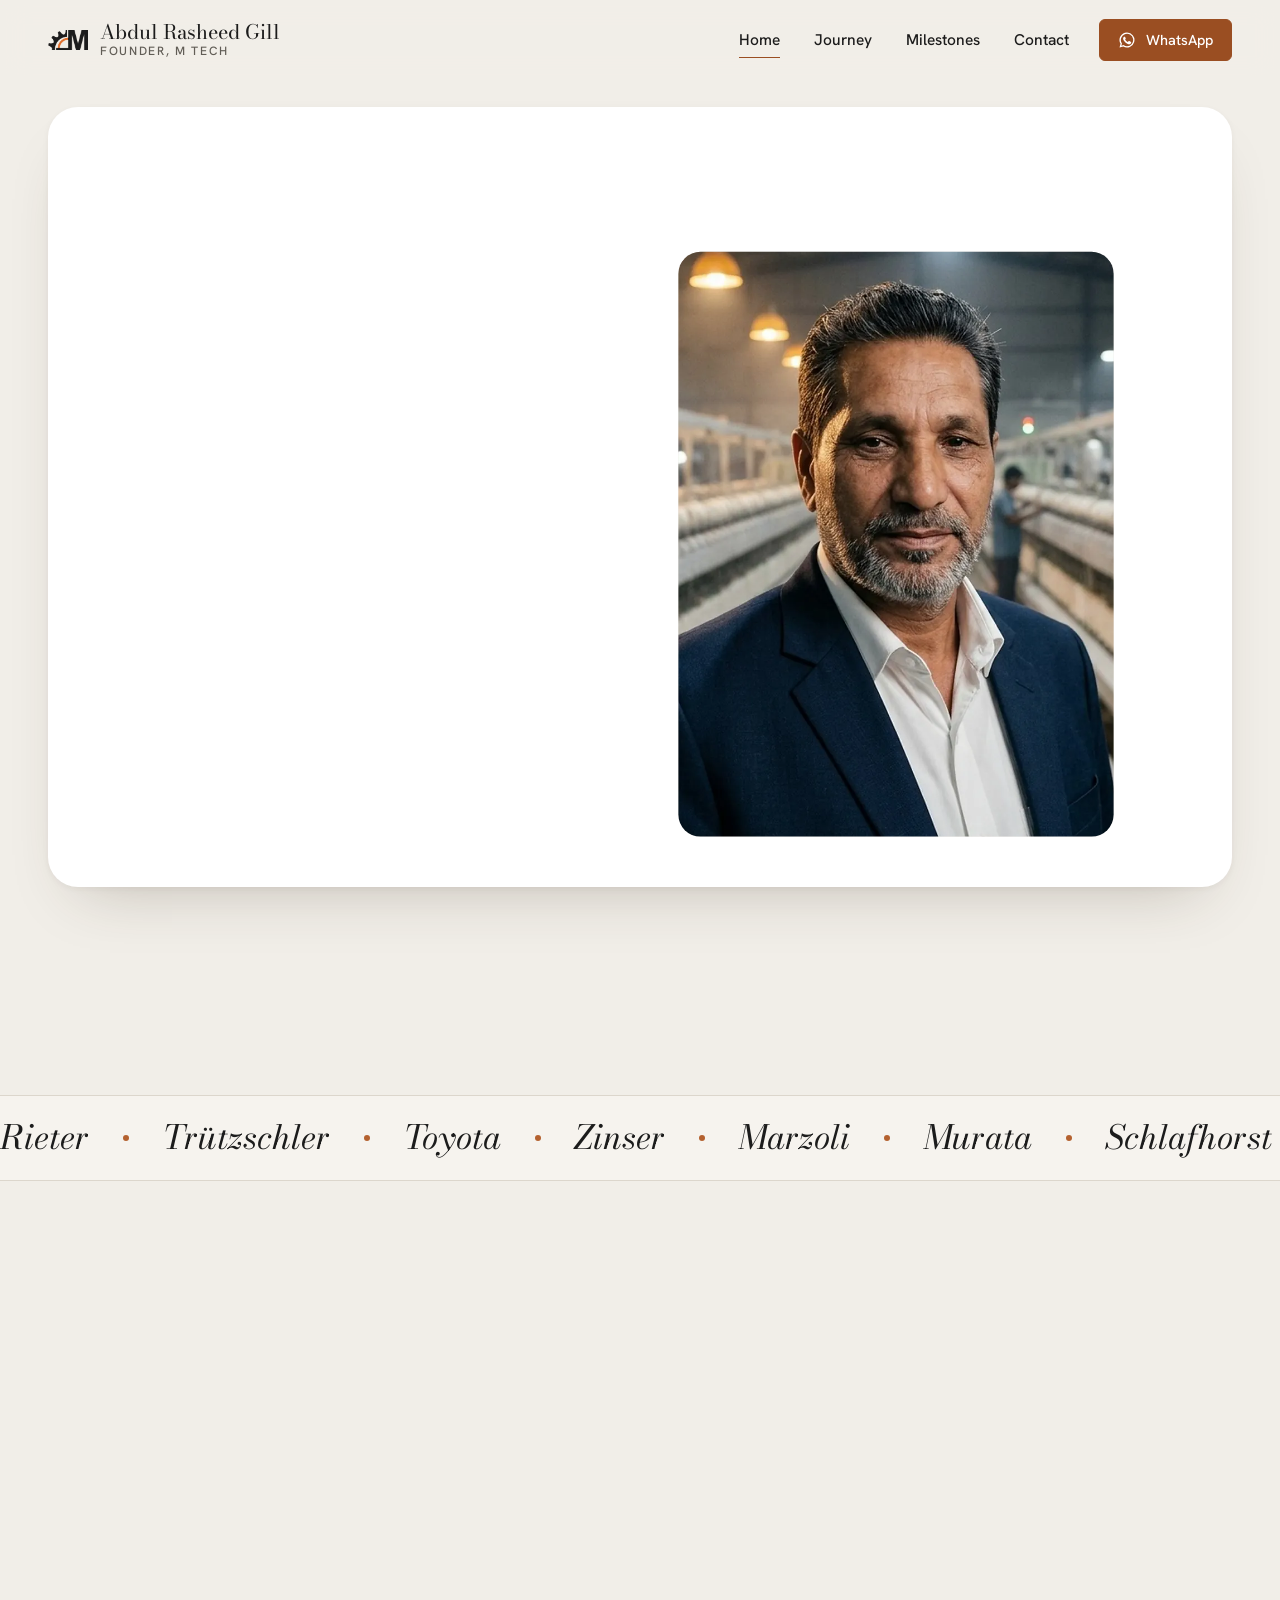
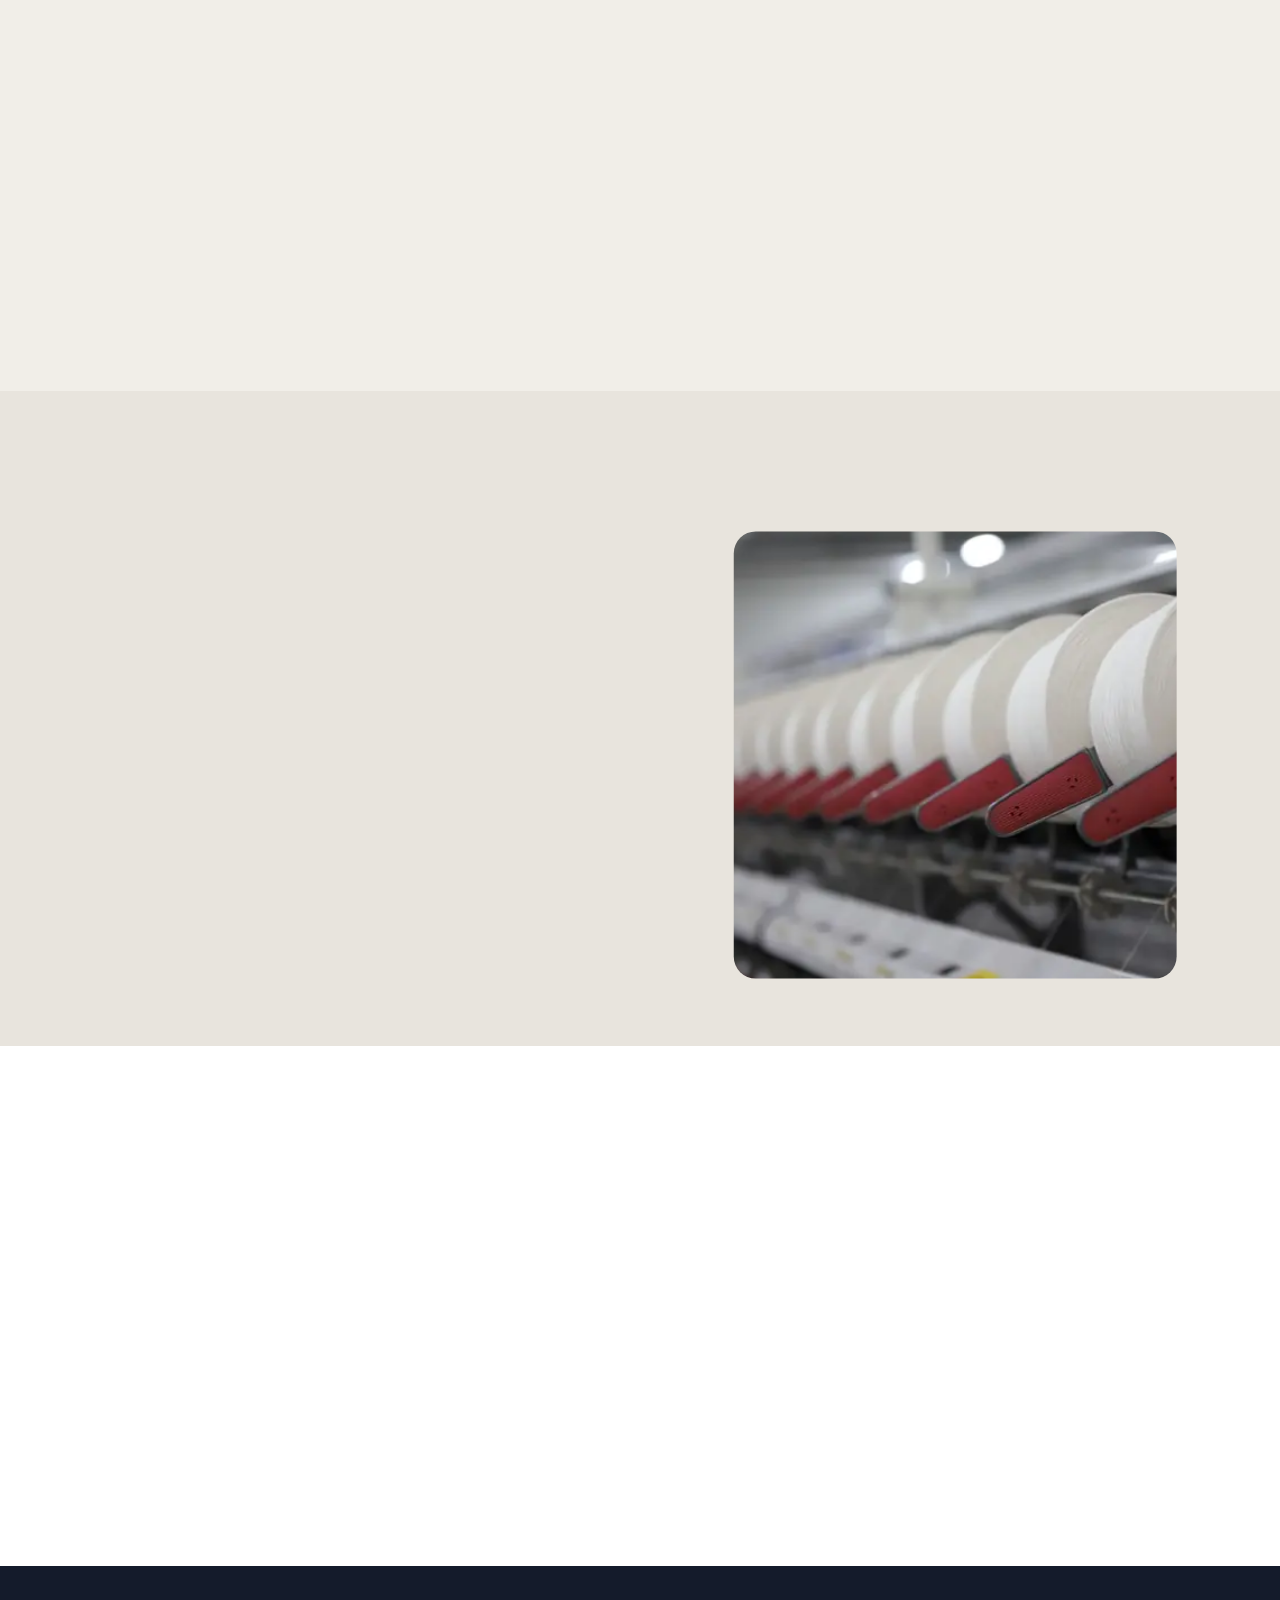
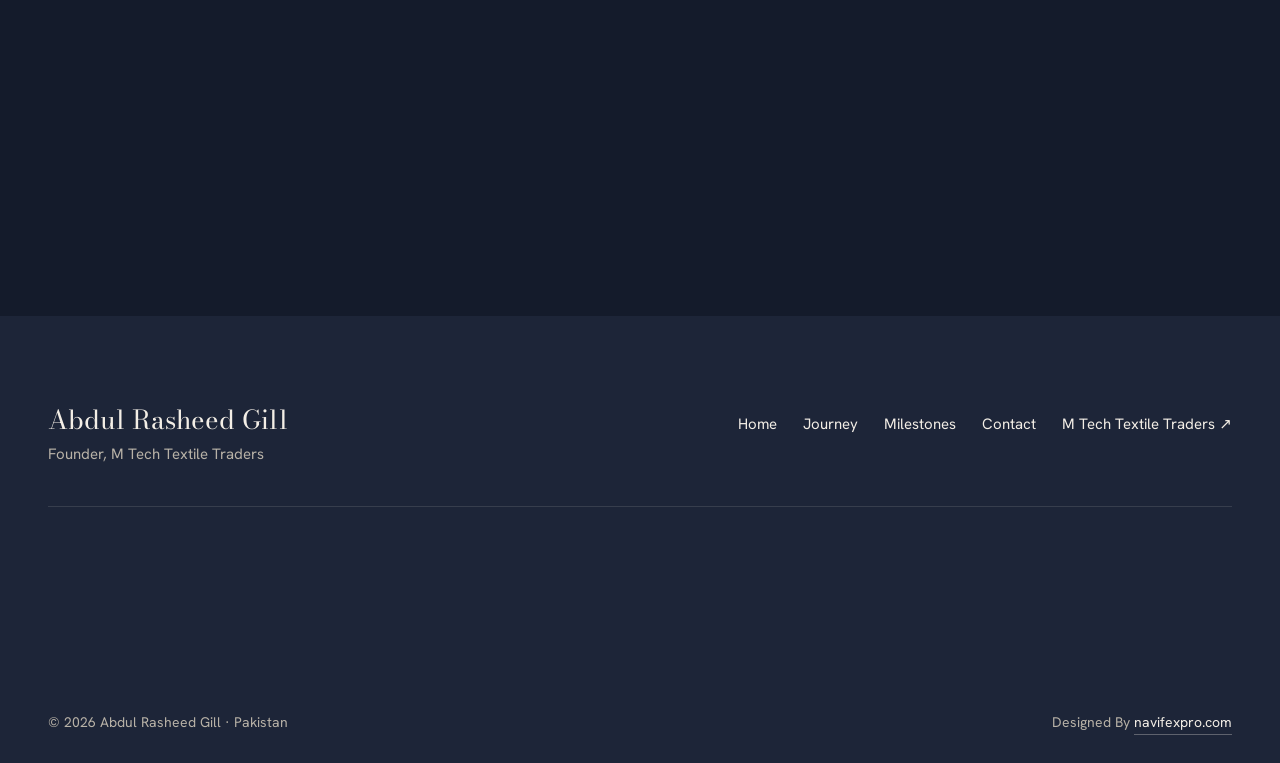
<file: index.html>
<!doctype html>
<html lang="en" class="no-js">
<head>
<meta charset="utf-8">
<meta name="viewport" content="width=device-width,initial-scale=1,viewport-fit=cover">
<title>Abdul Rasheed Gill | Founder of M Tech Textile Traders</title>
<meta name="description" content="Abdul Rasheed Gill, founder of M Tech Textile Traders. In Pakistan’s spinning trade since 1988, from the mill floor to spare parts, machines and whole mills.">
<meta name="theme-color" content="#f1eee8">
<link rel="canonical" href="https://abdulrasheedgill.com/">
<meta property="og:type" content="profile">
<meta property="og:site_name" content="Abdul Rasheed Gill">
<meta property="og:locale" content="en_PK">
<meta property="og:title" content="Abdul Rasheed Gill | Founder of M Tech Textile Traders">
<meta property="og:description" content="Abdul Rasheed Gill, founder of M Tech Textile Traders. In Pakistan’s spinning trade since 1988, from the mill floor to spare parts, machines and whole mills.">
<meta property="og:url" content="https://abdulrasheedgill.com/">
<meta property="og:image" content="https://abdulrasheedgill.com/assets/img/og.jpg">
<meta property="og:image:width" content="1200">
<meta property="og:image:height" content="630">
<meta property="og:image:alt" content="Abdul Rasheed Gill, founder of M Tech Textile Traders">
<meta name="twitter:card" content="summary_large_image">
<meta name="twitter:title" content="Abdul Rasheed Gill | Founder of M Tech Textile Traders">
<meta name="twitter:description" content="Abdul Rasheed Gill, founder of M Tech Textile Traders. In Pakistan’s spinning trade since 1988, from the mill floor to spare parts, machines and whole mills.">
<meta name="twitter:image" content="https://abdulrasheedgill.com/assets/img/og.jpg">
<link rel="icon" href="/favicon.ico" sizes="any">
<link rel="icon" type="image/png" sizes="64x64" href="/assets/img/favicon-64.png">
<link rel="icon" type="image/png" sizes="192x192" href="/assets/img/icon-192.png">
<link rel="apple-touch-icon" href="/assets/img/apple-touch-icon.png">
<link rel="preload" href="/assets/fonts/bodoni-moda-latin-400-normal.woff2" as="font" type="font/woff2" crossorigin>
<link rel="preload" href="/assets/fonts/hanken-grotesk-latin-400-normal.woff2" as="font" type="font/woff2" crossorigin>
<link rel="preload" as="image" href="/assets/img/hero-800.webp" media="(max-width: 699px)" fetchpriority="high">
<link rel="preload" as="image" href="/assets/img/hero.webp" media="(min-width: 700px)" fetchpriority="high">
<link rel="stylesheet" href="/css/style.css?v=12">
<script>(function(h){h.classList.remove("no-js");h.classList.add("js");try{if(!matchMedia("(prefers-reduced-motion: reduce)").matches){h.classList.add("motion");setTimeout(function(){if(!window.__arg)h.classList.remove("motion","has-intro")},3200)}}catch(e){}})(document.documentElement)</script>
<script type="application/ld+json">{"@context":"https://schema.org","@graph":[{"@type":"ProfilePage","@id":"https://abdulrasheedgill.com/#page","url":"https://abdulrasheedgill.com/","name":"Abdul Rasheed Gill | Founder of M Tech Textile Traders","description":"Abdul Rasheed Gill, founder of M Tech Textile Traders. In Pakistan’s spinning trade since 1988, from the mill floor to spare parts, machines and whole mills.","inLanguage":"en","dateModified":"2026-10-28","isPartOf":{"@id":"https://abdulrasheedgill.com/#website"},"about":{"@id":"https://abdulrasheedgill.com/#person"},"mainEntity":{"@id":"https://abdulrasheedgill.com/#person"},"primaryImageOfPage":"https://abdulrasheedgill.com/assets/img/hero.jpg"},{"@type":"WebSite","@id":"https://abdulrasheedgill.com/#website","url":"https://abdulrasheedgill.com/","name":"Abdul Rasheed Gill","inLanguage":"en","publisher":{"@id":"https://abdulrasheedgill.com/#person"}},{"@type":"Person","@id":"https://abdulrasheedgill.com/#person","name":"Abdul Rasheed Gill","alternateName":"Abdul Rasheed","jobTitle":"Founder, M Tech Textile Traders","description":"Founder of M Tech Textile Traders. In Pakistan's spinning industry since 1988, from a job on the mill floor to spare parts, whole machines and complete spinning mills.","image":"https://abdulrasheedgill.com/assets/img/hero.jpg","url":"https://abdulrasheedgill.com/","telephone":"+92-300-4681423","email":"chabdulrasheedgill@gmail.com","nationality":{"@type":"Country","name":"Pakistan"},"address":{"@type":"PostalAddress","addressCountry":"PK"},"worksFor":{"@id":"https://abdulrasheedgill.com/#mtech"},"knowsAbout":["Spinning machinery","Textile industry in Pakistan","Open-end spinning","Ring spinning","Blowroom","Carding","Combing","Autoconer winding","Spinning mill valuation and relocation"],"sameAs":["https://mtechtextiletraders.com/"]},{"@type":"Organization","@id":"https://abdulrasheedgill.com/#mtech","name":"M Tech Textile Traders","url":"https://mtechtextiletraders.com/","foundingDate":"2000","founder":{"@id":"https://abdulrasheedgill.com/#person"}}]}</script>
</head>
<body class="home">
<script>(function(){try{if(matchMedia("(prefers-reduced-motion: reduce)").matches||sessionStorage.getItem("arg_intro2"))return;sessionStorage.setItem("arg_intro2","1")}catch(e){return}var d=document.createElement("div");d.id="intro";d.setAttribute("aria-hidden","true");d.innerHTML='<i class="in-p in-t"></i><i class="in-p in-b"></i><div class="in-box"><p class="in-k"><span>In The Spinning Trade</span><b class="in-y">1988</b></p><p class="in-name"><span class="in-w"><span>Abdul</span></span> <span class="in-w"><span>Rasheed</span></span> <span class="in-w"><em>Gill</em></span></p><div class="in-line"></div><p class="in-s">Founder, M Tech Textile Traders</p></div>';document.body.insertBefore(d,document.body.firstChild);document.documentElement.classList.add("has-intro")})()</script>
<a class="skip" href="#main">Skip To Content</a>
<header class="nav" id="nav">
  <div class="wrap">
    <a class="brand" href="/" aria-current="page"><img src="/assets/img/mtech-mark-ink.png" alt="" width="44" height="23"><span><b>Abdul Rasheed Gill</b><small>Founder, M Tech</small></span></a>
    <nav aria-label="Main">
      <button class="menu-btn" type="button" aria-expanded="false" aria-controls="nav-links"><span class="mb-t">Menu</span><span class="bars" aria-hidden="true"><i></i><i></i></span></button>
      <div class="links" id="nav-links"><a href="/" aria-current="page">Home</a><a href="/journey">Journey</a><a href="/milestones">Milestones</a><a href="/contact">Contact</a><a class="btn" href="https://wa.me/923004681423?text=Assalam-o-Alaikum%20Rasheed%20sahab%2C%20I%20found%20your%20website%20and%20would%20like%20to%20get%20in%20touch." target="_blank" rel="noopener"><svg viewBox="0 0 24 24" fill="currentColor" aria-hidden="true"><path d="M12 2a10 10 0 0 0-8.6 15.1L2 22l5-1.3A10 10 0 1 0 12 2zm0 18.2a8.2 8.2 0 0 1-4.2-1.2l-.3-.2-3 .8.8-2.9-.2-.3A8.2 8.2 0 1 1 12 20.2zm4.5-6.1c-.2-.1-1.5-.7-1.7-.8s-.4-.1-.6.1-.7.8-.8 1-.3.2-.5.1a6.7 6.7 0 0 1-3.3-2.9c-.2-.4.2-.4.7-1.3a.5.5 0 0 0 0-.4l-.8-1.8c-.2-.5-.4-.4-.6-.4h-.5a1 1 0 0 0-.7.3 3 3 0 0 0-.9 2.2 5.2 5.2 0 0 0 1.1 2.7 11.8 11.8 0 0 0 4.5 4c1.7.7 2.3.8 3.2.6a2.7 2.7 0 0 0 1.8-1.2 2.2 2.2 0 0 0 .1-1.2c0-.1-.2-.2-.4-.3z"/></svg>WhatsApp</a></div>
    </nav>
  </div>
</header>
<main id="main">
  <section class="hero hero-home" aria-labelledby="hero-title">
    <div class="wrap">
      <div class="hero-card">
        <div class="hero-copy">
          <h1 id="hero-title" data-split style="--d:80ms">Abdul Rasheed <em>Gill</em></h1>
          <p class="role" data-a="fade" style="--d:340ms"><span class="rl" aria-hidden="true"></span>Founder, M Tech Textile Traders</p>
          <p class="lead" data-a="rise" style="--d:420ms">Nearly forty years in Pakistan&rsquo;s spinning industry, from a job on the mill floor to buying and selling entire spinning mills.</p>
          <ul class="pts"><li data-a="rise" style="--d:520ms"><svg viewBox="0 0 12 12" aria-hidden="true"><path d="M6 0l1.6 4.4L12 6 7.6 7.6 6 12 4.4 7.6 0 6 4.4 4.4z"/></svg><span>Learned Spinning On The Mill Floor</span></li><li data-a="rise" style="--d:610ms"><svg viewBox="0 0 12 12" aria-hidden="true"><path d="M6 0l1.6 4.4L12 6 7.6 7.6 6 12 4.4 7.6 0 6 4.4 4.4z"/></svg><span>Built M Tech From Spare Parts To Whole Mills</span></li><li data-a="rise" style="--d:700ms"><svg viewBox="0 0 12 12" aria-hidden="true"><path d="M6 0l1.6 4.4L12 6 7.6 7.6 6 12 4.4 7.6 0 6 4.4 4.4z"/></svg><span>Trusted By Mill Owners All Over Pakistan</span></li></ul>
          <div class="ctas" data-a="rise" style="--d:820ms"><a class="btn" href="/journey">Read His Story <span class="arr" aria-hidden="true">&rarr;</span></a><a class="btn ghost" href="https://wa.me/923004681423?text=Assalam-o-Alaikum%20Rasheed%20sahab%2C%20I%20found%20your%20website%20and%20would%20like%20to%20get%20in%20touch." target="_blank" rel="noopener"><svg viewBox="0 0 24 24" fill="currentColor" aria-hidden="true"><path d="M12 2a10 10 0 0 0-8.6 15.1L2 22l5-1.3A10 10 0 1 0 12 2zm0 18.2a8.2 8.2 0 0 1-4.2-1.2l-.3-.2-3 .8.8-2.9-.2-.3A8.2 8.2 0 1 1 12 20.2zm4.5-6.1c-.2-.1-1.5-.7-1.7-.8s-.4-.1-.6.1-.7.8-.8 1-.3.2-.5.1a6.7 6.7 0 0 1-3.3-2.9c-.2-.4.2-.4.7-1.3a.5.5 0 0 0 0-.4l-.8-1.8c-.2-.5-.4-.4-.6-.4h-.5a1 1 0 0 0-.7.3 3 3 0 0 0-.9 2.2 5.2 5.2 0 0 0 1.1 2.7 11.8 11.8 0 0 0 4.5 4c1.7.7 2.3.8 3.2.6a2.7 2.7 0 0 0 1.8-1.2 2.2 2.2 0 0 0 .1-1.2c0-.1-.2-.2-.4-.3z"/></svg>Say Salaam</a></div>
        </div>
        <div class="hero-media" data-tilt>
          <div class="arch" data-a="img" style="--d:150ms"><picture><source type="image/webp" srcset="/assets/img/hero-800.webp 800w, /assets/img/hero.webp 1640w" sizes="(max-width: 699px) 44vw, 480px"><img class="kb" src="/assets/img/hero.jpg" alt="Portrait of Abdul Rasheed Gill in a dark suit, standing in a ring spinning hall" width="1640" height="1640" fetchpriority="high"></picture></div>
        </div>
      </div>
    </div>
  </section>

  <section class="strip" aria-labelledby="num-title">
    <div class="wrap">
      <h2 id="num-title" class="sr">Life In Numbers</h2>
      <ul data-stagger>
        <li data-a="rise"><svg viewBox="0 0 32 32" aria-hidden="true" data-draw style="--d:200ms"><rect pathLength="1" x="4" y="5.5" width="24" height="22" rx="2"/><path pathLength="1" d="M4 11.5h24M10 3v5M22 3v5"/></svg><div><b><span data-count="1988" data-from="1950">1988</span></b><span>Started In The Spinning Trade</span></div></li>
        <li data-a="rise"><svg viewBox="0 0 32 32" aria-hidden="true" data-draw style="--d:300ms"><circle pathLength="1" cx="16" cy="16" r="4.5"/><path pathLength="1" d="M16 3v4M16 25v4M3 16h4M25 16h4M6.8 6.8l2.8 2.8M22.4 22.4l2.8 2.8M6.8 25.2l2.8-2.8M22.4 9.6l2.8-2.8"/></svg><div><b><span data-count="2000" data-from="1988">2000</span></b><span>Founded M Tech Textile Traders</span></div></li>
        <li data-a="rise"><svg viewBox="0 0 32 32" aria-hidden="true" data-draw style="--d:400ms"><path pathLength="1" d="M3 28V14l7 4.5V14l7 4.5V14l7 4.5V6h4v22z"/><path pathLength="1" d="M8 23h3M15 23h3M22 23h3"/></svg><div><b><span data-count="50">50</span>+</b><span>Complete Spinning Mills Bought, Sold Or Moved</span></div></li>
        <li data-a="rise"><svg viewBox="0 0 32 32" aria-hidden="true" data-draw style="--d:500ms"><circle pathLength="1" cx="11" cy="10" r="4"/><circle pathLength="1" cx="22" cy="11" r="3.2"/><path pathLength="1" d="M3.5 27c.8-5 3.7-8 7.5-8s6.7 3 7.5 8M17.5 20.5c1.2-1.3 2.7-2 4.5-2 3.2 0 5.5 2.6 6.2 7"/></svg><div><b><span data-count="100">100</span>+</b><span>Mill Owners Consulted</span></div></li>
      </ul>
    </div>
  </section>

  <div class="marquee" aria-hidden="true"><div class="track"><span>Rieter</span><span>Tr&uuml;tzschler</span><span>Toyota</span><span>Zinser</span><span>Marzoli</span><span>Murata</span><span>Schlafhorst</span><span>Savio</span><span>Rieter</span><span>Tr&uuml;tzschler</span><span>Toyota</span><span>Zinser</span><span>Marzoli</span><span>Murata</span><span>Schlafhorst</span><span>Savio</span></div></div>

  <section class="sec" aria-labelledby="life-title">
    <div class="wrap">
      <div class="sec-head">
        <h2 id="life-title" class="h2" data-split>A Life On The Mill <em>Floor.</em></h2>
        <p data-a="rise" style="--d:200ms">Read the full story, see every step at a glance, or get in touch with him directly.</p>
      </div>
      <div class="tiles" data-stagger>
        <a class="tile" href="/journey" data-a="rise">
          <div class="ph" data-a="img"><picture><source type="image/webp" srcset="/assets/img/field-spinning.webp"><img src="/assets/img/field-spinning.jpg" alt="Abdul Rasheed Gill standing between ring frames on a spinning floor" width="825" height="1100" loading="lazy" decoding="async"></picture></div>
          <div class="tx"><h3>The Journey</h3><p>From his first job on the mill floor to M Tech and whole mills.</p><span class="link"><span>Read The Journey</span> <span class="arr" aria-hidden="true">&rarr;</span></span></div>
        </a>
        <a class="tile" href="/milestones" data-a="rise">
          <div class="ph" data-a="img"><picture><source type="image/webp" srcset="/assets/img/field-hall.webp"><img src="/assets/img/field-hall.jpg" alt="Abdul Rasheed Gill standing in an empty mill hall" width="825" height="1100" loading="lazy" decoding="async"></picture></div>
          <div class="tx"><h3>Milestones</h3><p>Every step of the way, one line at a time.</p><span class="link"><span>See The Milestones</span> <span class="arr" aria-hidden="true">&rarr;</span></span></div>
        </a>
        <a class="tile" href="/contact" data-a="rise">
          <div class="ph" data-a="img"><picture><source type="image/webp" srcset="/assets/img/advisory.webp"><img src="/assets/img/advisory.jpg" alt="Abdul Rasheed Gill in his office" width="1100" height="1100" loading="lazy" decoding="async"></picture></div>
          <div class="tx"><h3>Get In Touch</h3><p>WhatsApp, call or email. He replies himself.</p><span class="link"><span>Contact Him</span> <span class="arr" aria-hidden="true">&rarr;</span></span></div>
        </a>
      </div>
    </div>
  </section>

  <section class="sec band" aria-labelledby="band-title">
    <div class="wrap band-grid">
      <div>
        <h2 id="band-title" class="h2" data-split>Nearly Forty Years, <em>One Trade.</em></h2>
        <p class="lead" data-a="rise" style="--d:250ms">Karachi to Lahore, Lahore to Peshawar. Wherever Pakistan spins yarn, he has stood on the mill floor.</p>
        <ol class="route" data-route aria-label="Cities across Pakistan"><li style="--i:0"><i aria-hidden="true"></i><span>Karachi</span></li><li style="--i:1"><i aria-hidden="true"></i><span>Hyderabad</span></li><li style="--i:2"><i aria-hidden="true"></i><span>Faisalabad</span></li><li style="--i:3"><i aria-hidden="true"></i><span>Lahore</span></li><li style="--i:4"><i aria-hidden="true"></i><span>Peshawar</span></li></ol>
        <a class="link" href="/milestones" data-a="rise" style="--d:380ms"><span>See The Milestones</span> <span class="arr" aria-hidden="true">&rarr;</span></a>
      </div>
      <div class="ph" data-par data-a="img"><img src="/assets/img/mood-ringframes.webp" srcset="/assets/img/mood-ringframes-800.webp 800w, /assets/img/mood-ringframes.webp 1600w" sizes="(max-width: 860px) 100vw, 50vw" alt="Rows of ring spinning frames with white yarn bobbins in a mill" width="1600" height="1067" loading="lazy" decoding="async"></div>
    </div>
  </section>

  <section class="sec white" aria-labelledby="rules-title">
    <div class="wrap">
      <div class="sec-head">
        <h2 id="rules-title" class="h2" data-split>His Rules Of <em>Business.</em></h2>
        <p data-a="rise" style="--d:200ms">Simple rules, learned on the mill floor and kept for a lifetime.</p>
      </div>
      <div class="rules" data-stagger>
        <article class="rule" data-a="rise"><span class="q" aria-hidden="true">&ldquo;</span><h3>A Stopped Machine Can&rsquo;t Wait.</h3><p>Every hour a machine stands still costs the mill money. Speed is part of the service.</p></article>
        <article class="rule" data-a="rise"><span class="q" aria-hidden="true">&ldquo;</span><h3>Know The Machine Before You Sell It.</h3><p>He learned every section of the line by hand, from blowroom to winding.</p></article>
        <article class="rule" data-a="rise"><span class="q" aria-hidden="true">&ldquo;</span><h3>Your Word Is The Contract.</h3><p>This trade runs on trust. Keep your word and the next deal finds you.</p></article>
        <article class="rule" data-a="rise"><span class="q" aria-hidden="true">&ldquo;</span><h3>Go And See For Yourself.</h3><p>If a mill needs something, he goes and looks at it himself, at home or abroad.</p></article>
      </div>
    </div>
  </section>

  <section class="sec inkband" aria-labelledby="say-title">
    <div class="wrap">
      <h2 id="say-title" class="h2" data-split>Say <em>Salaam.</em></h2>
      <p class="lead" data-a="rise" style="--d:300ms">Old friends, mill owners and anyone in the trade can reach him directly. WhatsApp is the quickest way.</p>
      <div class="ctas" data-a="rise" style="--d:420ms">
        <a class="btn" href="https://wa.me/923004681423?text=Assalam-o-Alaikum%20Rasheed%20sahab%2C%20I%20found%20your%20website%20and%20would%20like%20to%20get%20in%20touch." target="_blank" rel="noopener"><svg viewBox="0 0 24 24" fill="currentColor" aria-hidden="true"><path d="M12 2a10 10 0 0 0-8.6 15.1L2 22l5-1.3A10 10 0 1 0 12 2zm0 18.2a8.2 8.2 0 0 1-4.2-1.2l-.3-.2-3 .8.8-2.9-.2-.3A8.2 8.2 0 1 1 12 20.2zm4.5-6.1c-.2-.1-1.5-.7-1.7-.8s-.4-.1-.6.1-.7.8-.8 1-.3.2-.5.1a6.7 6.7 0 0 1-3.3-2.9c-.2-.4.2-.4.7-1.3a.5.5 0 0 0 0-.4l-.8-1.8c-.2-.5-.4-.4-.6-.4h-.5a1 1 0 0 0-.7.3 3 3 0 0 0-.9 2.2 5.2 5.2 0 0 0 1.1 2.7 11.8 11.8 0 0 0 4.5 4c1.7.7 2.3.8 3.2.6a2.7 2.7 0 0 0 1.8-1.2 2.2 2.2 0 0 0 .1-1.2c0-.1-.2-.2-.4-.3z"/></svg>WhatsApp</a>
        <a class="btn ghost" href="tel:+923004681423">Call 0300 468 1423</a>
      </div>
    </div>
  </section>
</main>
<footer class="foot">
  <div class="wrap">
    <div class="foot-top">
      <div class="foot-brand"><b>Abdul Rasheed Gill</b><span>Founder, M Tech Textile Traders</span></div>
      <nav aria-label="Footer">
        <ul><li><a href="/">Home</a></li><li><a href="/journey">Journey</a></li><li><a href="/milestones">Milestones</a></li><li><a href="/contact">Contact</a></li><li><a href="https://mtechtextiletraders.com" target="_blank" rel="noopener">M Tech Textile Traders &#8599;</a></li></ul>
      </nav>
    </div>
    <p class="wordmark" aria-hidden="true">Abdul Rasheed <em>Gill</em></p>
    <div class="foot-legal"><span>&copy; 2026 Abdul Rasheed Gill &middot; Pakistan</span><span>Designed By <a href="https://navifexpro.com" target="_blank" rel="noopener">navifexpro.com</a></span></div>
  </div>
</footer>
<button class="to-top" type="button" aria-label="Back to top"><svg viewBox="0 0 24 24" fill="none" stroke="currentColor" stroke-width="1.6" aria-hidden="true"><path d="M12 19V5M6 11l6-6 6 6"/></svg></button>
<script src="/js/main.js?v=12" defer></script>
</body>
</html>
</file>
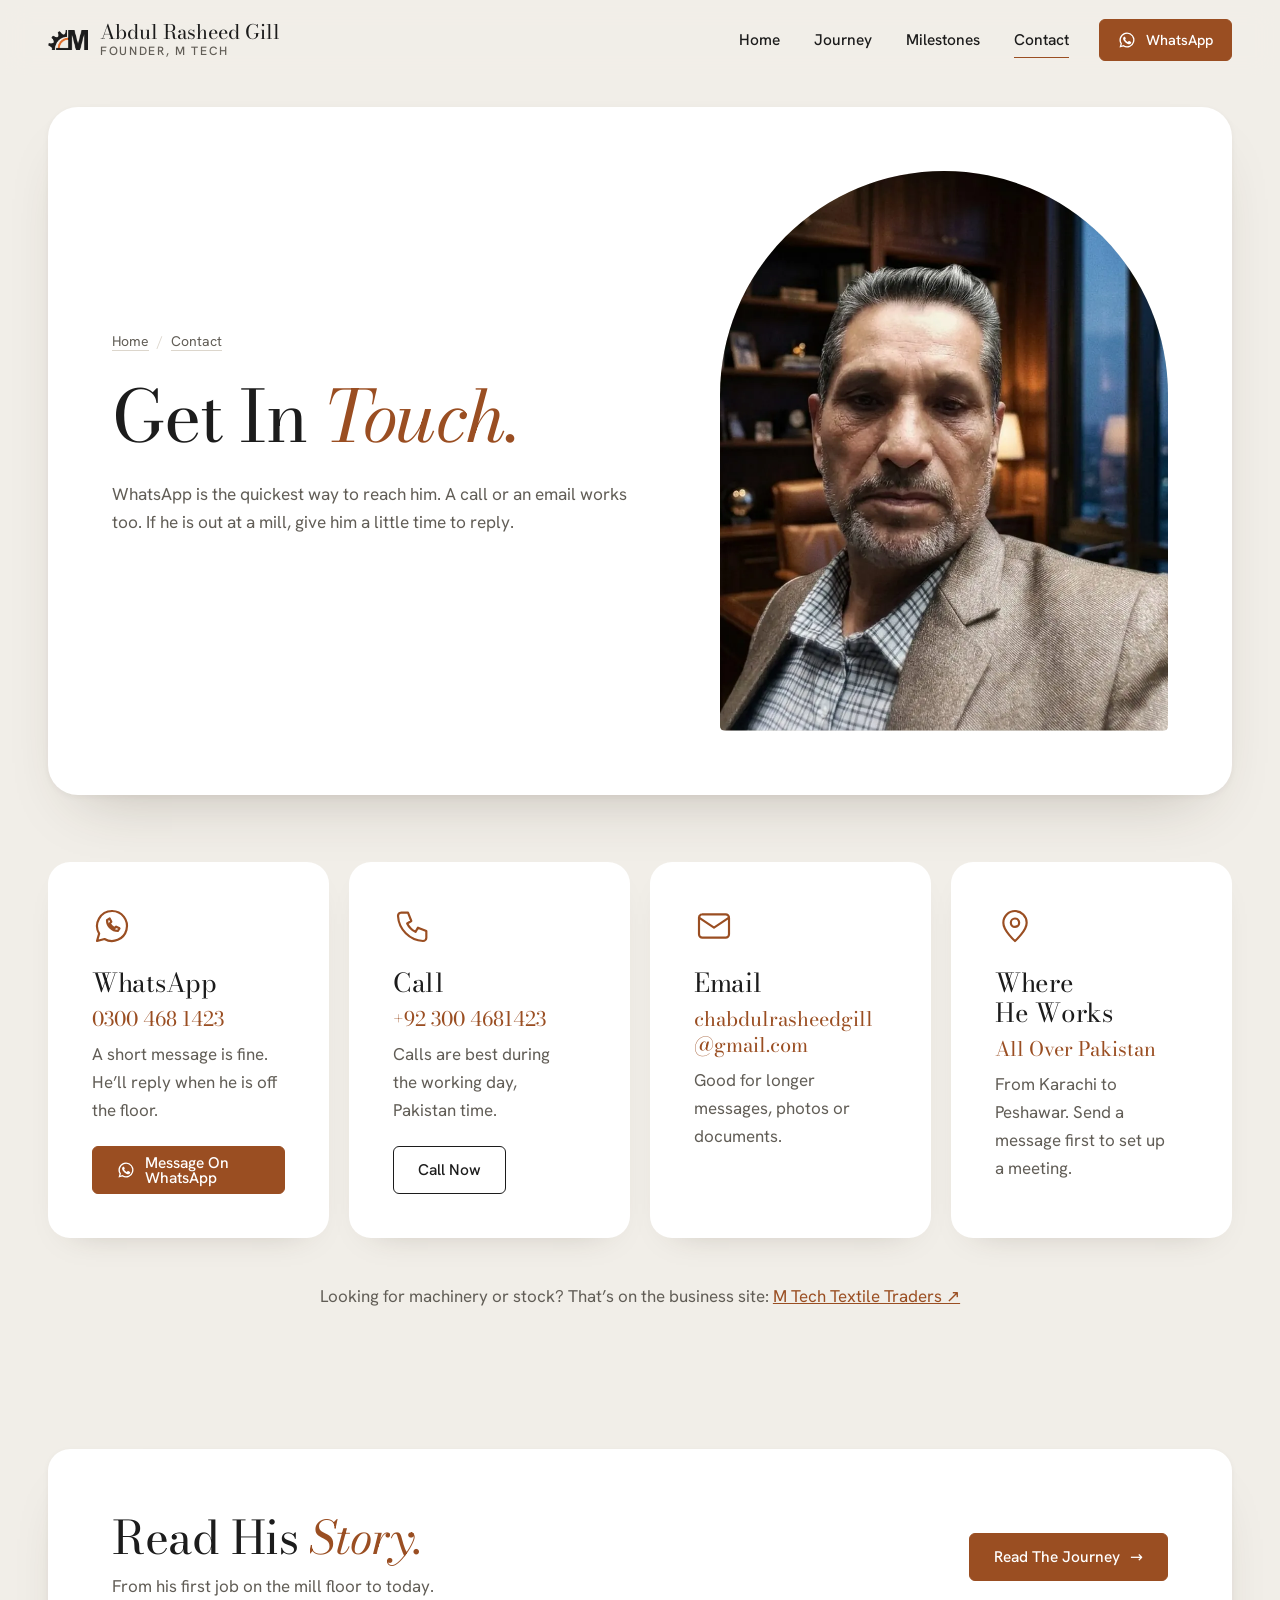
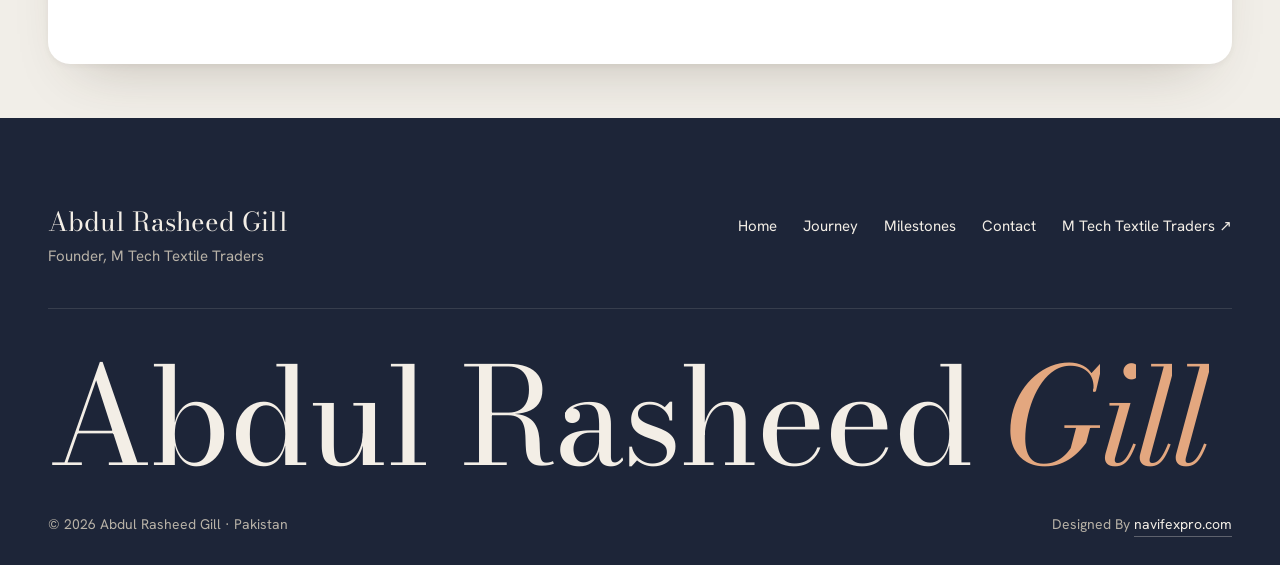
<file: contact.html>
<!doctype html>
<html lang="en" class="no-js">
<head>
<meta charset="utf-8">
<meta name="viewport" content="width=device-width,initial-scale=1,viewport-fit=cover">
<title>Contact Abdul Rasheed Gill | WhatsApp, Call or Email</title>
<meta name="description" content="Reach Abdul Rasheed Gill, founder of M Tech Textile Traders, on WhatsApp or call 0300 468 1423, or email him. He works with spinning mills all over Pakistan.">
<meta name="theme-color" content="#f1eee8">
<link rel="canonical" href="https://abdulrasheedgill.com/contact">
<meta property="og:type" content="website">
<meta property="og:site_name" content="Abdul Rasheed Gill">
<meta property="og:locale" content="en_PK">
<meta property="og:title" content="Contact Abdul Rasheed Gill | WhatsApp, Call or Email">
<meta property="og:description" content="Reach Abdul Rasheed Gill, founder of M Tech Textile Traders, on WhatsApp or call 0300 468 1423, or email him. He works with spinning mills all over Pakistan.">
<meta property="og:url" content="https://abdulrasheedgill.com/contact">
<meta property="og:image" content="https://abdulrasheedgill.com/assets/img/og.jpg">
<meta property="og:image:width" content="1200">
<meta property="og:image:height" content="630">
<meta property="og:image:alt" content="Abdul Rasheed Gill, founder of M Tech Textile Traders">
<meta name="twitter:card" content="summary_large_image">
<meta name="twitter:title" content="Contact Abdul Rasheed Gill | WhatsApp, Call or Email">
<meta name="twitter:description" content="Reach Abdul Rasheed Gill, founder of M Tech Textile Traders, on WhatsApp or call 0300 468 1423, or email him. He works with spinning mills all over Pakistan.">
<meta name="twitter:image" content="https://abdulrasheedgill.com/assets/img/og.jpg">
<link rel="icon" href="/favicon.ico" sizes="any">
<link rel="icon" type="image/png" sizes="64x64" href="/assets/img/favicon-64.png">
<link rel="icon" type="image/png" sizes="192x192" href="/assets/img/icon-192.png">
<link rel="apple-touch-icon" href="/assets/img/apple-touch-icon.png">
<link rel="preload" href="/assets/fonts/bodoni-moda-latin-400-normal.woff2" as="font" type="font/woff2" crossorigin>
<link rel="preload" href="/assets/fonts/hanken-grotesk-latin-400-normal.woff2" as="font" type="font/woff2" crossorigin>
<link rel="preload" as="image" href="/assets/img/advisory.webp" fetchpriority="high">
<link rel="stylesheet" href="/css/style.css?v=12">
<script>(function(h){h.classList.remove("no-js");h.classList.add("js");try{if(!matchMedia("(prefers-reduced-motion: reduce)").matches){h.classList.add("motion");setTimeout(function(){if(!window.__arg)h.classList.remove("motion","has-intro")},3200)}}catch(e){}})(document.documentElement)</script>
<script type="application/ld+json">{"@context":"https://schema.org","@graph":[{"@type":"ContactPage","@id":"https://abdulrasheedgill.com/contact#page","url":"https://abdulrasheedgill.com/contact","name":"Contact Abdul Rasheed Gill | WhatsApp, Call or Email","description":"Reach Abdul Rasheed Gill, founder of M Tech Textile Traders, on WhatsApp or call 0300 468 1423, or email him. He works with spinning mills all over Pakistan.","inLanguage":"en","dateModified":"2026-10-28","isPartOf":{"@id":"https://abdulrasheedgill.com/#website"},"about":{"@id":"https://abdulrasheedgill.com/#person"},"mainEntity":{"@id":"https://abdulrasheedgill.com/#person"}},{"@type":"BreadcrumbList","itemListElement":[{"@type":"ListItem","position":1,"name":"Home","item":"https://abdulrasheedgill.com/"},{"@type":"ListItem","position":2,"name":"Contact","item":"https://abdulrasheedgill.com/contact"}]},{"@type":"Person","@id":"https://abdulrasheedgill.com/#person","name":"Abdul Rasheed Gill","contactPoint":{"@type":"ContactPoint","contactType":"personal","telephone":"+92-300-4681423","email":"chabdulrasheedgill@gmail.com","availableLanguage":["en","ur","pa"],"areaServed":"PK"}}]}</script>
</head>
<body>
<a class="skip" href="#main">Skip To Content</a>
<header class="nav" id="nav">
  <div class="wrap">
    <a class="brand" href="/"><img src="/assets/img/mtech-mark-ink.png" alt="" width="44" height="23"><span><b>Abdul Rasheed Gill</b><small>Founder, M Tech</small></span></a>
    <nav aria-label="Main">
      <button class="menu-btn" type="button" aria-expanded="false" aria-controls="nav-links"><span class="mb-t">Menu</span><span class="bars" aria-hidden="true"><i></i><i></i></span></button>
      <div class="links" id="nav-links"><a href="/">Home</a><a href="/journey">Journey</a><a href="/milestones">Milestones</a><a href="/contact" aria-current="page">Contact</a><a class="btn" href="https://wa.me/923004681423?text=Assalam-o-Alaikum%20Rasheed%20sahab%2C%20I%20found%20your%20website%20and%20would%20like%20to%20get%20in%20touch." target="_blank" rel="noopener"><svg viewBox="0 0 24 24" fill="currentColor" aria-hidden="true"><path d="M12 2a10 10 0 0 0-8.6 15.1L2 22l5-1.3A10 10 0 1 0 12 2zm0 18.2a8.2 8.2 0 0 1-4.2-1.2l-.3-.2-3 .8.8-2.9-.2-.3A8.2 8.2 0 1 1 12 20.2zm4.5-6.1c-.2-.1-1.5-.7-1.7-.8s-.4-.1-.6.1-.7.8-.8 1-.3.2-.5.1a6.7 6.7 0 0 1-3.3-2.9c-.2-.4.2-.4.7-1.3a.5.5 0 0 0 0-.4l-.8-1.8c-.2-.5-.4-.4-.6-.4h-.5a1 1 0 0 0-.7.3 3 3 0 0 0-.9 2.2 5.2 5.2 0 0 0 1.1 2.7 11.8 11.8 0 0 0 4.5 4c1.7.7 2.3.8 3.2.6a2.7 2.7 0 0 0 1.8-1.2 2.2 2.2 0 0 0 .1-1.2c0-.1-.2-.2-.4-.3z"/></svg>WhatsApp</a></div>
    </nav>
  </div>
</header>
<main id="main">
  <section class="hero" aria-labelledby="pg-title">
    <div class="wrap">
      <div class="hero-card">
        <div class="hero-copy">
          <nav class="crumbs" aria-label="Breadcrumb" data-a="fade"><ol><li><a href="/">Home</a></li><li><a href="/contact" aria-current="page">Contact</a></li></ol></nav>
          <h1 id="pg-title" class="page" data-split style="--d:120ms">Get In <em>Touch.</em></h1>
          <p class="lead" data-a="rise" style="--d:420ms">WhatsApp is the quickest way to reach him. A call or an email works too. If he is out at a mill, give him a little time to reply.</p>
        </div>
        <div class="hero-media">
          <div class="arch" data-a="img" style="--d:150ms"><picture><source type="image/webp" srcset="/assets/img/advisory.webp"><img src="/assets/img/advisory.jpg" alt="Abdul Rasheed Gill in his office" width="1100" height="1100" fetchpriority="high"></picture></div>
        </div>
      </div>
    </div>
  </section>
  <section class="sec" aria-label="Contact details">
    <div class="wrap">
      <div class="c-grid" data-stagger>
        <div class="c-card" data-a="rise">
          <svg class="ic" viewBox="0 0 24 24" aria-hidden="true" data-draw style="--d:200ms"><path pathLength="1" d="M12 3a9 9 0 0 0-7.7 13.6L3 21l4.5-1.2A9 9 0 1 0 12 3z"/><path pathLength="1" d="M9 8.5c0 3.5 3 6.5 6.5 6.5l1-1.6-2-1-1 .9a5 5 0 0 1-2.8-2.8l.9-1-1-2z"/></svg>
          <h2>WhatsApp</h2>
          <a class="v" href="https://wa.me/923004681423?text=Assalam-o-Alaikum%20Rasheed%20sahab%2C%20I%20found%20your%20website%20and%20would%20like%20to%20get%20in%20touch." target="_blank" rel="noopener">0300 468 1423</a>
          <p>A short message is fine. He&rsquo;ll reply when he is off the floor.</p>
          <a class="btn" href="https://wa.me/923004681423?text=Assalam-o-Alaikum%20Rasheed%20sahab%2C%20I%20found%20your%20website%20and%20would%20like%20to%20get%20in%20touch." target="_blank" rel="noopener"><svg viewBox="0 0 24 24" fill="currentColor" aria-hidden="true"><path d="M12 2a10 10 0 0 0-8.6 15.1L2 22l5-1.3A10 10 0 1 0 12 2zm0 18.2a8.2 8.2 0 0 1-4.2-1.2l-.3-.2-3 .8.8-2.9-.2-.3A8.2 8.2 0 1 1 12 20.2zm4.5-6.1c-.2-.1-1.5-.7-1.7-.8s-.4-.1-.6.1-.7.8-.8 1-.3.2-.5.1a6.7 6.7 0 0 1-3.3-2.9c-.2-.4.2-.4.7-1.3a.5.5 0 0 0 0-.4l-.8-1.8c-.2-.5-.4-.4-.6-.4h-.5a1 1 0 0 0-.7.3 3 3 0 0 0-.9 2.2 5.2 5.2 0 0 0 1.1 2.7 11.8 11.8 0 0 0 4.5 4c1.7.7 2.3.8 3.2.6a2.7 2.7 0 0 0 1.8-1.2 2.2 2.2 0 0 0 .1-1.2c0-.1-.2-.2-.4-.3z"/></svg>Message On WhatsApp</a>
        </div>
        <div class="c-card" data-a="rise">
          <svg class="ic" viewBox="0 0 24 24" aria-hidden="true" data-draw style="--d:300ms"><path pathLength="1" d="M5 4h4l2 5-2.5 1.5a11 11 0 0 0 5 5L15 13l5 2v4a2 2 0 0 1-2 2A16 16 0 0 1 3 6a2 2 0 0 1 2-2"/></svg>
          <h2>Call</h2>
          <a class="v" href="tel:+923004681423">+92 300 4681423</a>
          <p>Calls are best during the working day, Pakistan time.</p>
          <a class="btn ghost" href="tel:+923004681423">Call Now</a>
        </div>
        <div class="c-card" data-a="rise">
          <svg class="ic" viewBox="0 0 24 24" aria-hidden="true" data-draw style="--d:400ms"><rect pathLength="1" x="3" y="5" width="18" height="14" rx="2"/><path pathLength="1" d="M3 7l9 6 9-6"/></svg>
          <h2>Email</h2>
          <a class="v" href="mailto:chabdulrasheedgill@gmail.com">chabdulrasheedgill<wbr>@gmail.com</a>
          <p>Good for longer messages, photos or documents.</p>
        </div>
        <div class="c-card" data-a="rise">
          <svg class="ic" viewBox="0 0 24 24" aria-hidden="true" data-draw style="--d:500ms"><path pathLength="1" d="M12 21s-7-6.2-7-11a7 7 0 0 1 14 0c0 4.8-7 11-7 11z"/><circle pathLength="1" cx="12" cy="10" r="2.5"/></svg>
          <h2>Where He Works</h2>
          <p class="v">All Over Pakistan</p>
          <p>From Karachi to Peshawar. Send a message first to set up a meeting.</p>
        </div>
      </div>
      <p class="c-note" data-a="fade">Looking for machinery or stock? That&rsquo;s on the business site: <a href="https://mtechtextiletraders.com" target="_blank" rel="noopener">M Tech Textile Traders &#8599;</a></p>
    </div>
  </section>
  <section class="sec tight" aria-label="Next">
    <div class="wrap">
      <div class="next" data-a="rise">
        <div><h2 data-split>Read His <em>Story.</em></h2><p>From his first job on the mill floor to today.</p></div>
        <a class="btn" href="/journey">Read The Journey <span class="arr" aria-hidden="true">&rarr;</span></a>
      </div>
    </div>
  </section>
</main>
<footer class="foot">
  <div class="wrap">
    <div class="foot-top">
      <div class="foot-brand"><b>Abdul Rasheed Gill</b><span>Founder, M Tech Textile Traders</span></div>
      <nav aria-label="Footer">
        <ul><li><a href="/">Home</a></li><li><a href="/journey">Journey</a></li><li><a href="/milestones">Milestones</a></li><li><a href="/contact">Contact</a></li><li><a href="https://mtechtextiletraders.com" target="_blank" rel="noopener">M Tech Textile Traders &#8599;</a></li></ul>
      </nav>
    </div>
    <p class="wordmark" aria-hidden="true">Abdul Rasheed <em>Gill</em></p>
    <div class="foot-legal"><span>&copy; 2026 Abdul Rasheed Gill &middot; Pakistan</span><span>Designed By <a href="https://navifexpro.com" target="_blank" rel="noopener">navifexpro.com</a></span></div>
  </div>
</footer>
<button class="to-top" type="button" aria-label="Back to top"><svg viewBox="0 0 24 24" fill="none" stroke="currentColor" stroke-width="1.6" aria-hidden="true"><path d="M12 19V5M6 11l6-6 6 6"/></svg></button>
<script src="/js/main.js?v=12" defer></script>
</body>
</html>
</file>
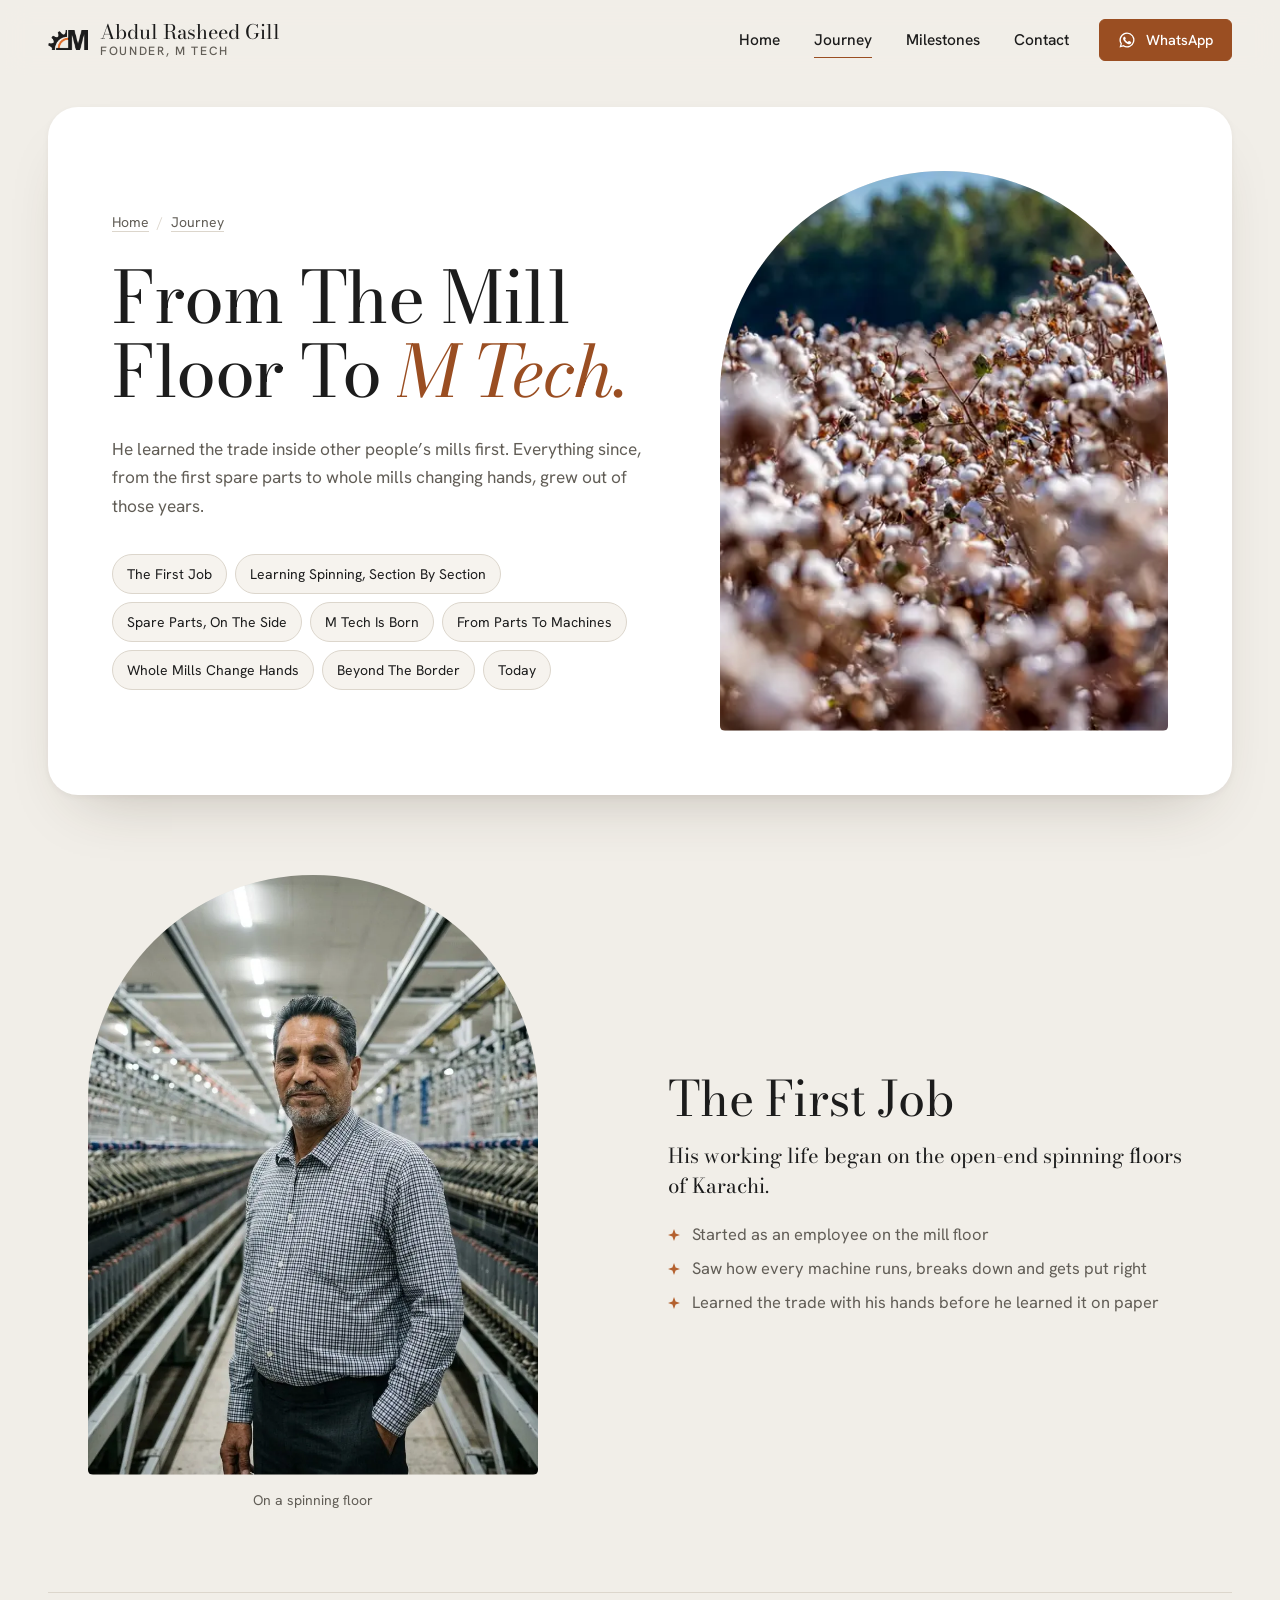
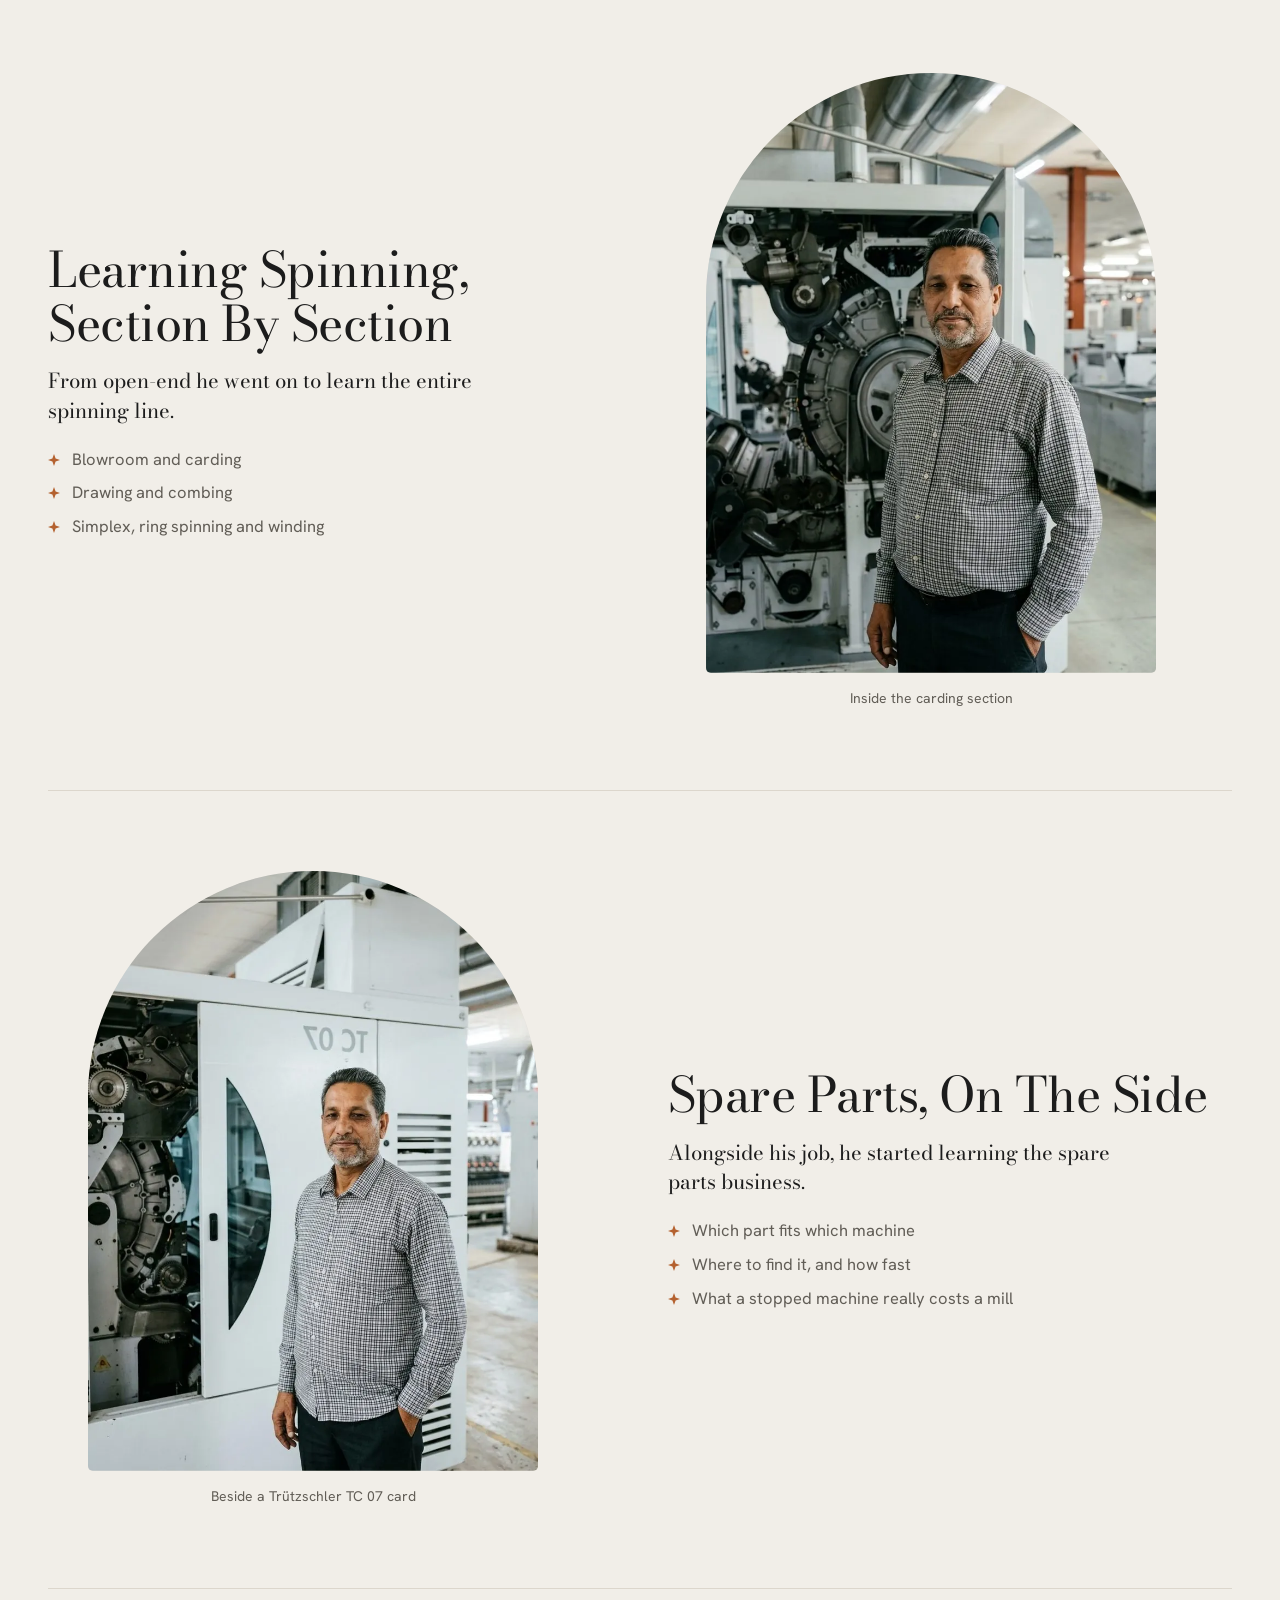
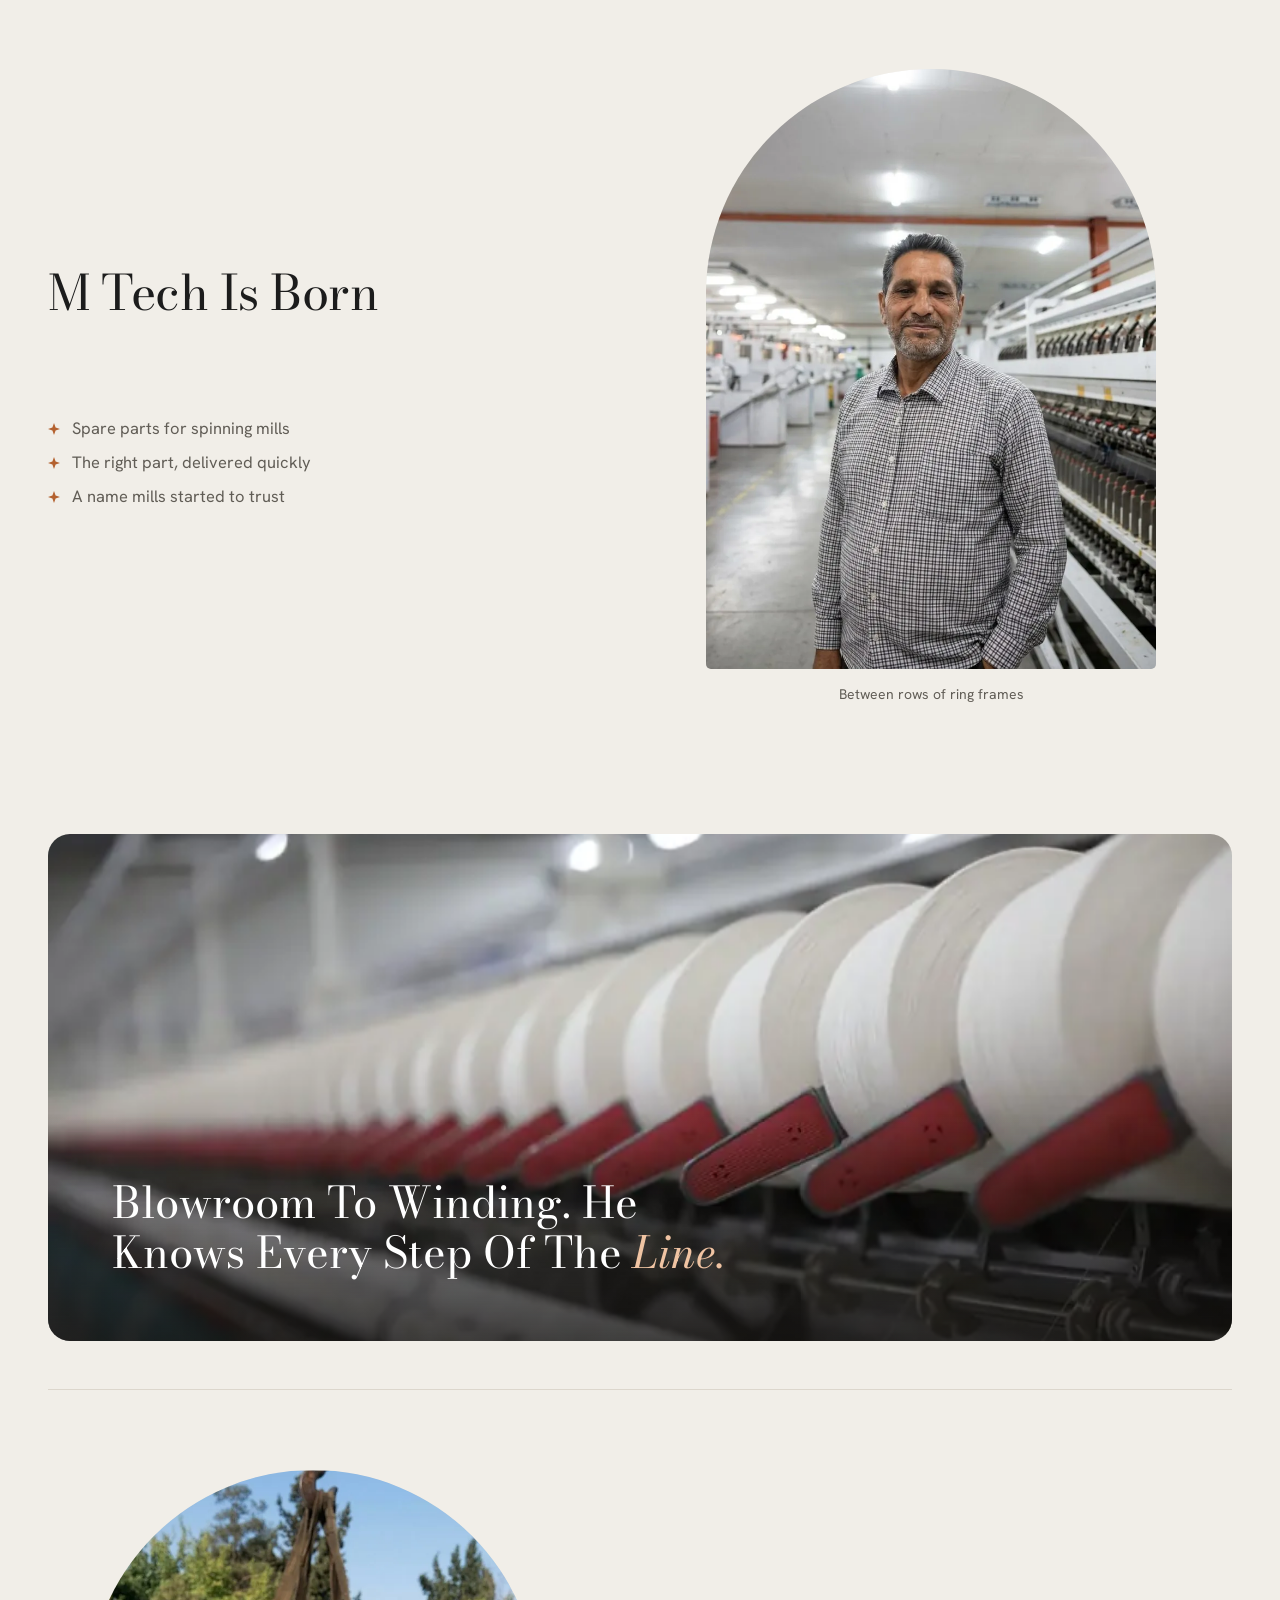
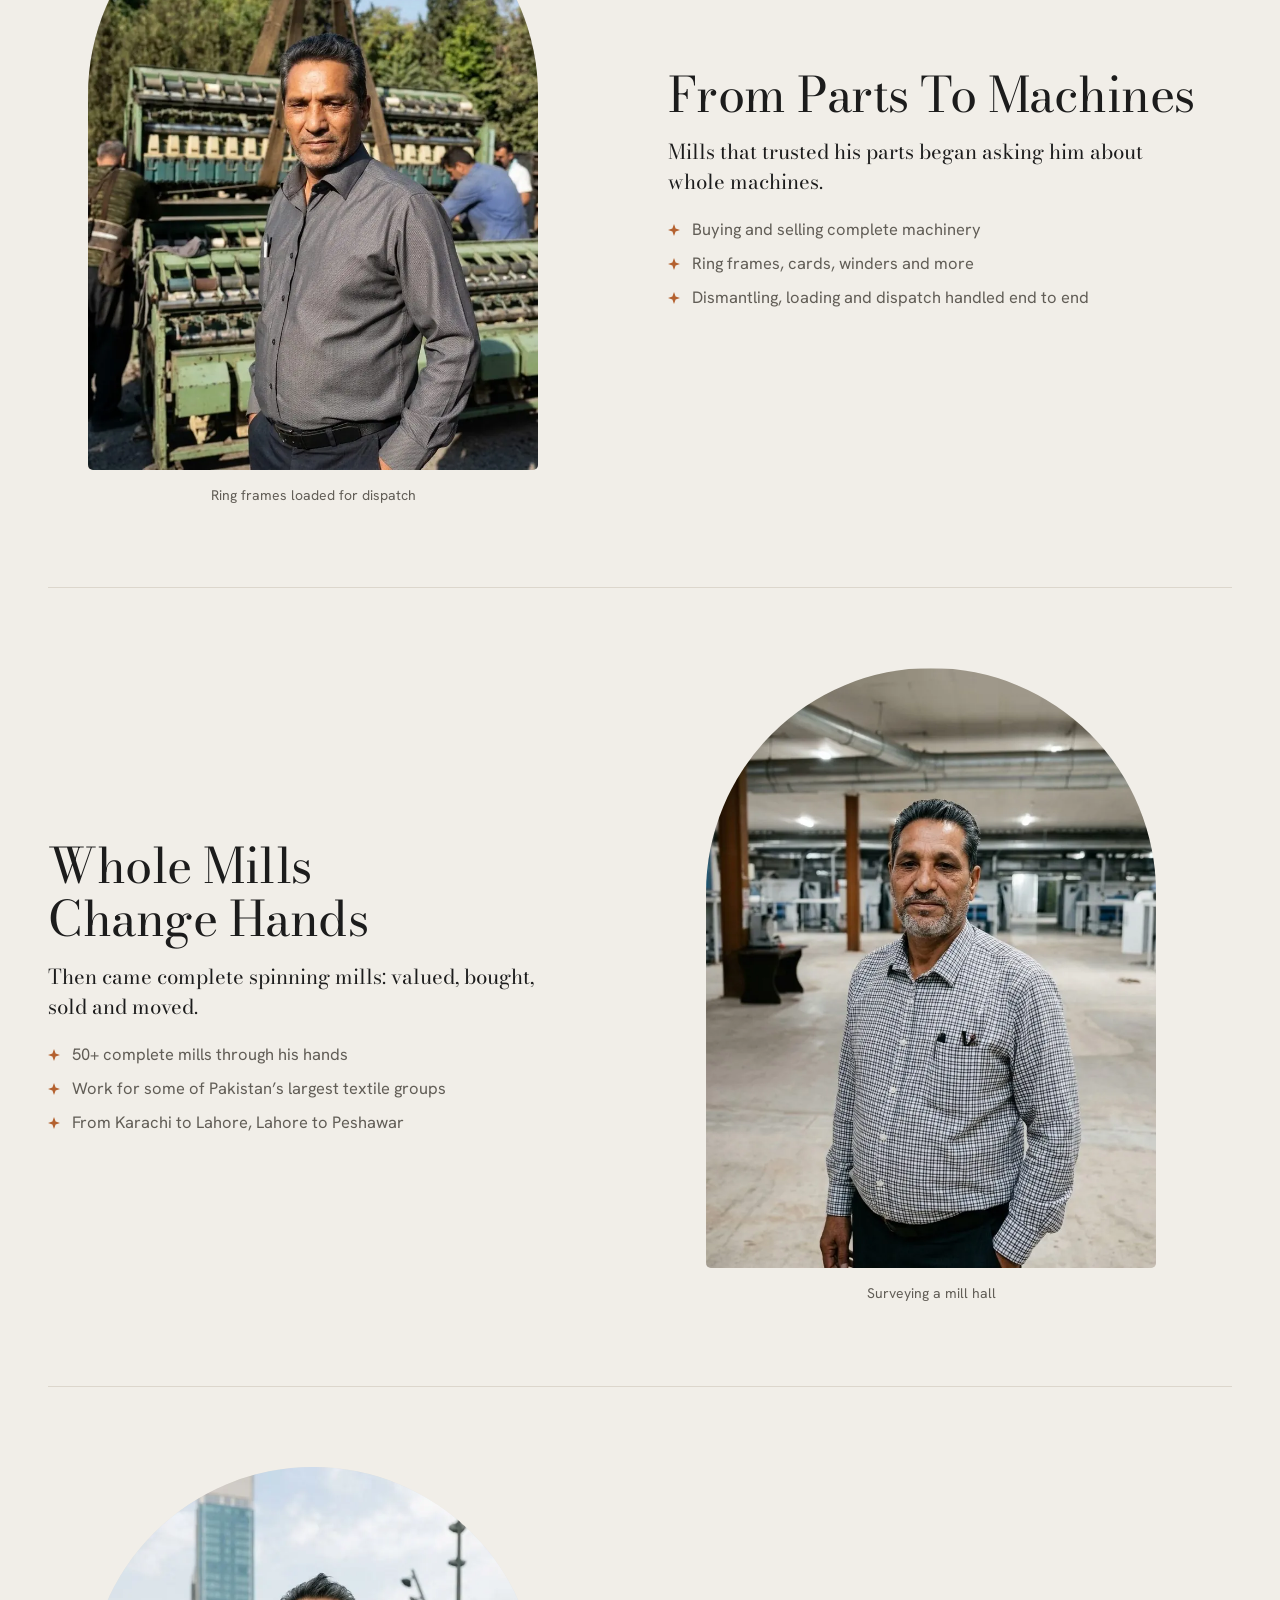
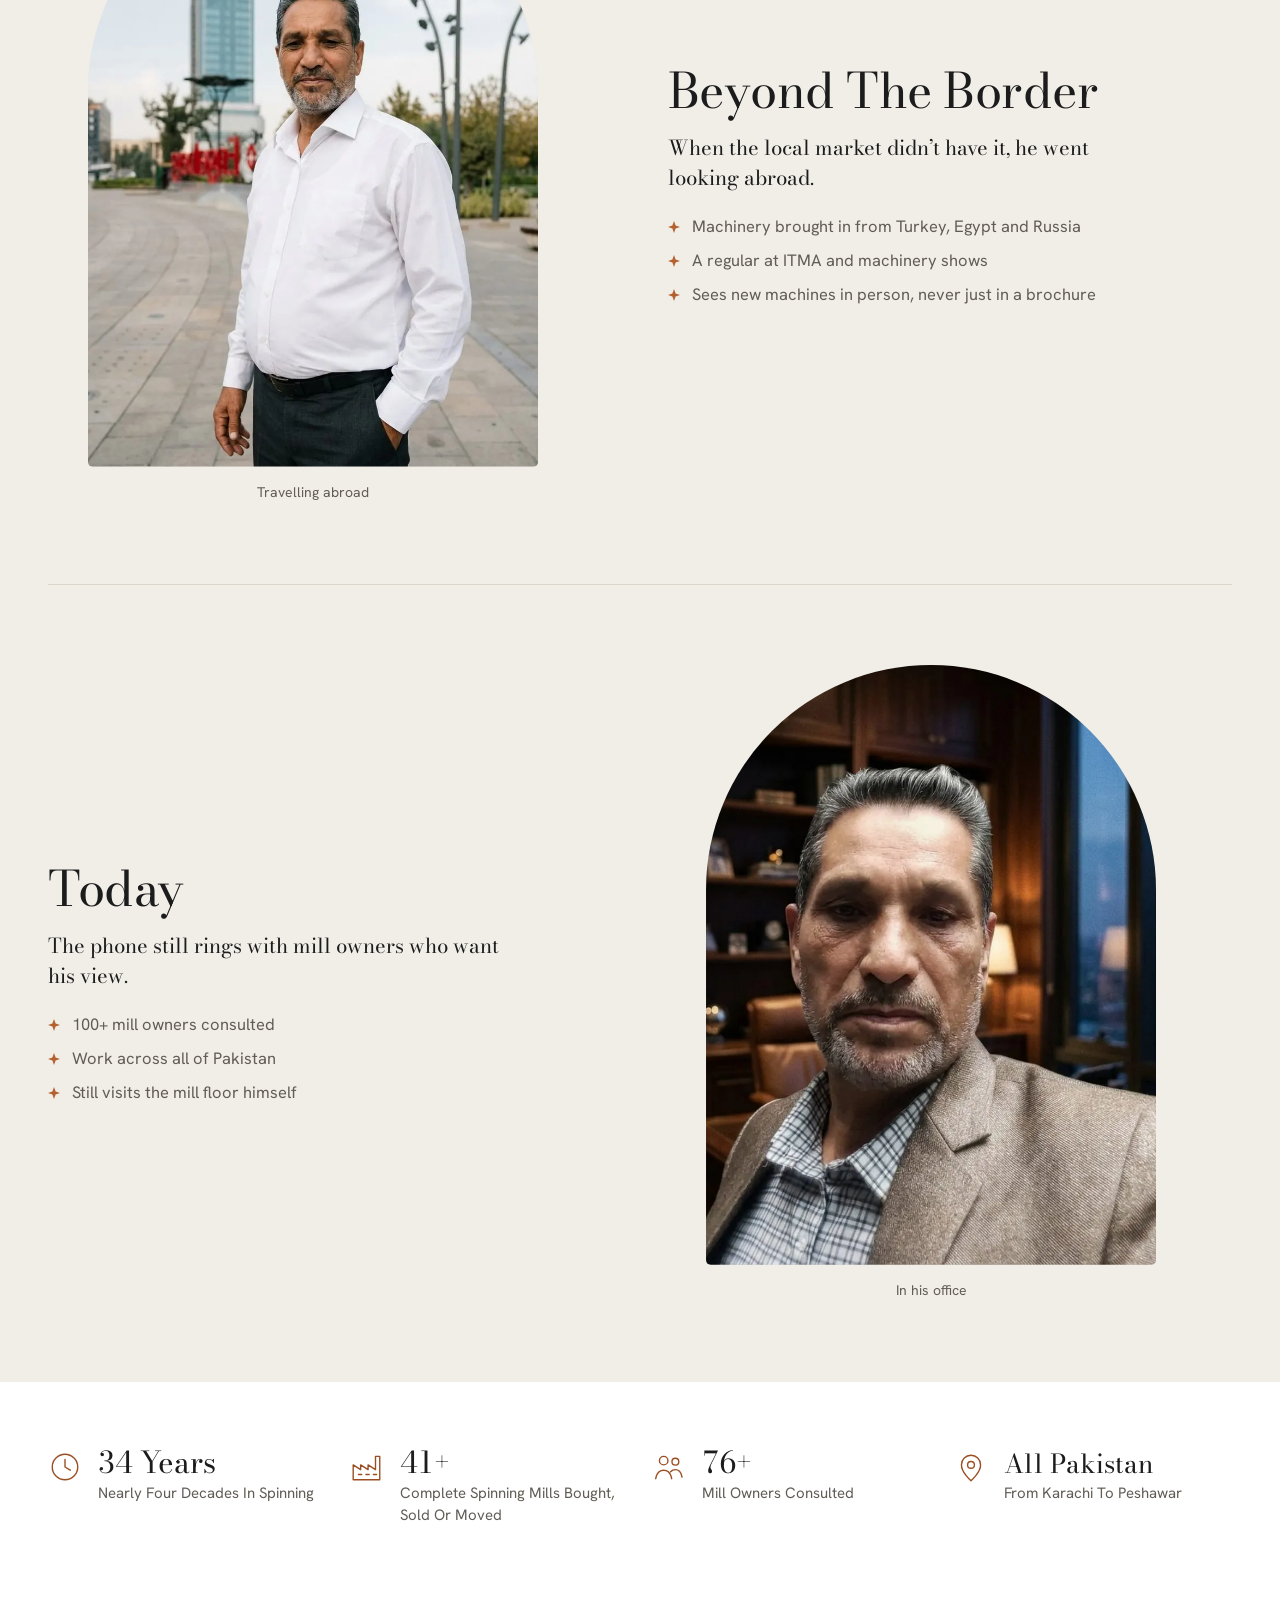
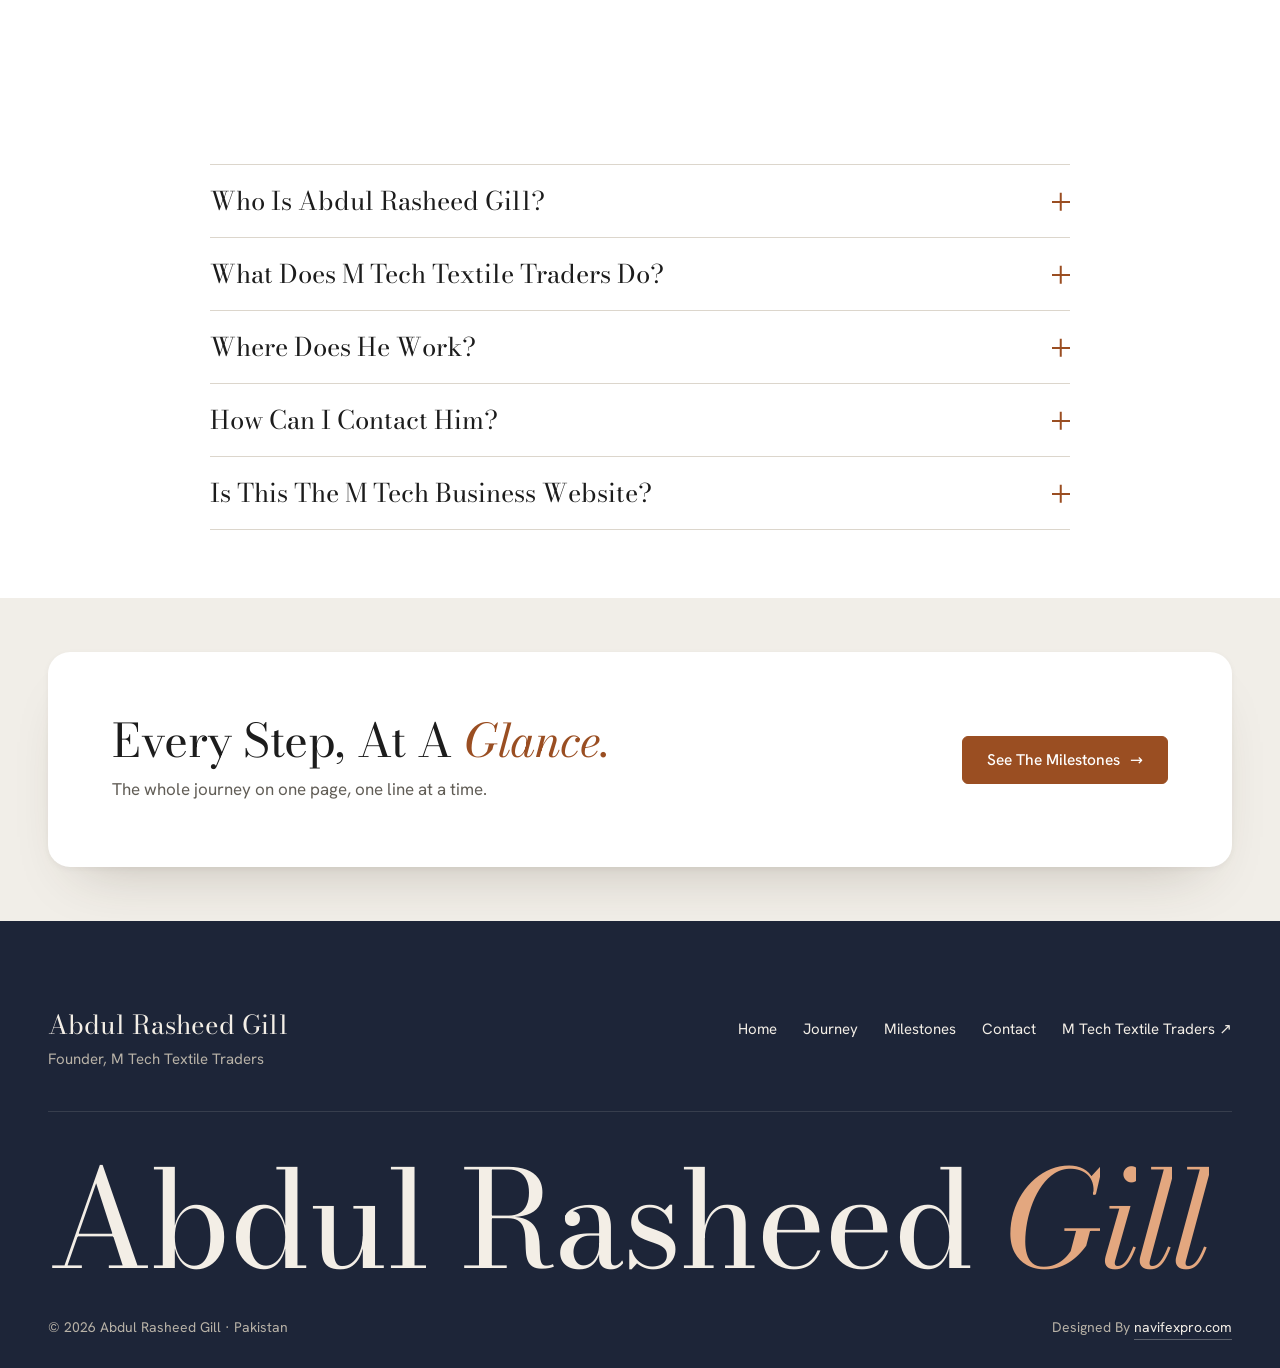
<file: journey.html>
<!doctype html>
<html lang="en" class="no-js">
<head>
<meta charset="utf-8">
<meta name="viewport" content="width=device-width,initial-scale=1,viewport-fit=cover">
<title>His Journey: From Mill Floor to M Tech | Abdul Rasheed Gill</title>
<meta name="description" content="How Abdul Rasheed Gill went from a job on Karachi spinning floors to founding M Tech Textile Traders, then whole machines, complete mills and work abroad.">
<meta name="theme-color" content="#f1eee8">
<link rel="canonical" href="https://abdulrasheedgill.com/journey">
<meta property="og:type" content="website">
<meta property="og:site_name" content="Abdul Rasheed Gill">
<meta property="og:locale" content="en_PK">
<meta property="og:title" content="His Journey: From Mill Floor to M Tech | Abdul Rasheed Gill">
<meta property="og:description" content="How Abdul Rasheed Gill went from a job on Karachi spinning floors to founding M Tech Textile Traders, then whole machines, complete mills and work abroad.">
<meta property="og:url" content="https://abdulrasheedgill.com/journey">
<meta property="og:image" content="https://abdulrasheedgill.com/assets/img/og.jpg">
<meta property="og:image:width" content="1200">
<meta property="og:image:height" content="630">
<meta property="og:image:alt" content="Abdul Rasheed Gill, founder of M Tech Textile Traders">
<meta name="twitter:card" content="summary_large_image">
<meta name="twitter:title" content="His Journey: From Mill Floor to M Tech | Abdul Rasheed Gill">
<meta name="twitter:description" content="How Abdul Rasheed Gill went from a job on Karachi spinning floors to founding M Tech Textile Traders, then whole machines, complete mills and work abroad.">
<meta name="twitter:image" content="https://abdulrasheedgill.com/assets/img/og.jpg">
<link rel="icon" href="/favicon.ico" sizes="any">
<link rel="icon" type="image/png" sizes="64x64" href="/assets/img/favicon-64.png">
<link rel="icon" type="image/png" sizes="192x192" href="/assets/img/icon-192.png">
<link rel="apple-touch-icon" href="/assets/img/apple-touch-icon.png">
<link rel="preload" href="/assets/fonts/bodoni-moda-latin-400-normal.woff2" as="font" type="font/woff2" crossorigin>
<link rel="preload" href="/assets/fonts/hanken-grotesk-latin-400-normal.woff2" as="font" type="font/woff2" crossorigin>
<link rel="preload" as="image" href="/assets/img/mood-cotton-800.webp" imagesrcset="/assets/img/mood-cotton-800.webp 800w, /assets/img/mood-cotton.webp 1600w" imagesizes="(max-width: 860px) 100vw, 50vw" fetchpriority="high">
<link rel="stylesheet" href="/css/style.css?v=12">
<script>(function(h){h.classList.remove("no-js");h.classList.add("js");try{if(!matchMedia("(prefers-reduced-motion: reduce)").matches){h.classList.add("motion");setTimeout(function(){if(!window.__arg)h.classList.remove("motion","has-intro")},3200)}}catch(e){}})(document.documentElement)</script>
<script type="application/ld+json">{"@context":"https://schema.org","@graph":[{"@type":"AboutPage","@id":"https://abdulrasheedgill.com/journey#page","url":"https://abdulrasheedgill.com/journey","name":"His Journey: From Mill Floor to M Tech | Abdul Rasheed Gill","description":"How Abdul Rasheed Gill went from a job on Karachi spinning floors to founding M Tech Textile Traders, then whole machines, complete mills and work abroad.","inLanguage":"en","dateModified":"2026-10-28","isPartOf":{"@id":"https://abdulrasheedgill.com/#website"},"about":{"@id":"https://abdulrasheedgill.com/#person"},"mainEntity":{"@id":"https://abdulrasheedgill.com/#person"}},{"@type":"BreadcrumbList","itemListElement":[{"@type":"ListItem","position":1,"name":"Home","item":"https://abdulrasheedgill.com/"},{"@type":"ListItem","position":2,"name":"Journey","item":"https://abdulrasheedgill.com/journey"}]},{"@type":"FAQPage","@id":"https://abdulrasheedgill.com/journey#faq","mainEntity":[{"@type":"Question","name":"Who Is Abdul Rasheed Gill?","acceptedAnswer":{"@type":"Answer","text":"He is the founder of M Tech Textile Traders. He started on the open-end spinning floors of Karachi and has worked in Pakistan’s spinning industry for nearly four decades."}},{"@type":"Question","name":"What Does M Tech Textile Traders Do?","acceptedAnswer":{"@type":"Answer","text":"It started with spare parts for spinning mills, then grew into buying and selling whole machines and complete spinning mills."}},{"@type":"Question","name":"Where Does He Work?","acceptedAnswer":{"@type":"Answer","text":"All over Pakistan, from Karachi to Peshawar, wherever a spinning mill needs him."}},{"@type":"Question","name":"How Can I Contact Him?","acceptedAnswer":{"@type":"Answer","text":"WhatsApp or call 0300 468 1423, or email chabdulrasheedgill@gmail.com. All the details are on the contact page."}},{"@type":"Question","name":"Is This The M Tech Business Website?","acceptedAnswer":{"@type":"Answer","text":"No. This site is about his life and work. For machinery and stock, visit mtechtextiletraders.com."}}]}]}</script>
</head>
<body>
<a class="skip" href="#main">Skip To Content</a>
<header class="nav" id="nav">
  <div class="wrap">
    <a class="brand" href="/"><img src="/assets/img/mtech-mark-ink.png" alt="" width="44" height="23"><span><b>Abdul Rasheed Gill</b><small>Founder, M Tech</small></span></a>
    <nav aria-label="Main">
      <button class="menu-btn" type="button" aria-expanded="false" aria-controls="nav-links"><span class="mb-t">Menu</span><span class="bars" aria-hidden="true"><i></i><i></i></span></button>
      <div class="links" id="nav-links"><a href="/">Home</a><a href="/journey" aria-current="page">Journey</a><a href="/milestones">Milestones</a><a href="/contact">Contact</a><a class="btn" href="https://wa.me/923004681423?text=Assalam-o-Alaikum%20Rasheed%20sahab%2C%20I%20found%20your%20website%20and%20would%20like%20to%20get%20in%20touch." target="_blank" rel="noopener"><svg viewBox="0 0 24 24" fill="currentColor" aria-hidden="true"><path d="M12 2a10 10 0 0 0-8.6 15.1L2 22l5-1.3A10 10 0 1 0 12 2zm0 18.2a8.2 8.2 0 0 1-4.2-1.2l-.3-.2-3 .8.8-2.9-.2-.3A8.2 8.2 0 1 1 12 20.2zm4.5-6.1c-.2-.1-1.5-.7-1.7-.8s-.4-.1-.6.1-.7.8-.8 1-.3.2-.5.1a6.7 6.7 0 0 1-3.3-2.9c-.2-.4.2-.4.7-1.3a.5.5 0 0 0 0-.4l-.8-1.8c-.2-.5-.4-.4-.6-.4h-.5a1 1 0 0 0-.7.3 3 3 0 0 0-.9 2.2 5.2 5.2 0 0 0 1.1 2.7 11.8 11.8 0 0 0 4.5 4c1.7.7 2.3.8 3.2.6a2.7 2.7 0 0 0 1.8-1.2 2.2 2.2 0 0 0 .1-1.2c0-.1-.2-.2-.4-.3z"/></svg>WhatsApp</a></div>
    </nav>
  </div>
</header>
<main id="main">
  <section class="hero" aria-labelledby="pg-title">
    <div class="wrap">
      <div class="hero-card">
        <div class="hero-copy">
          <nav class="crumbs" aria-label="Breadcrumb" data-a="fade"><ol><li><a href="/">Home</a></li><li><a href="/journey" aria-current="page">Journey</a></li></ol></nav>
          <h1 id="pg-title" class="page" data-split style="--d:120ms">From The Mill Floor To <em>M&nbsp;Tech.</em></h1>
          <p class="lead" data-a="rise" style="--d:420ms">He learned the trade inside other people&rsquo;s mills first. Everything since, from the first spare parts to whole mills changing hands, grew out of those years.</p>
          <nav class="chips" aria-label="Chapters" data-a="rise" style="--d:540ms"><a href="#the-first-job">The First Job</a><a href="#learning-spinning-section-by-section">Learning Spinning, Section By Section</a><a href="#spare-parts-on-the-side">Spare Parts, On The Side</a><a href="#m-tech-is-born">M Tech Is Born</a><a href="#from-parts-to-machines">From Parts To Machines</a><a href="#whole-mills-change-hands">Whole Mills Change Hands</a><a href="#beyond-the-border">Beyond The Border</a><a href="#today">Today</a></nav>
        </div>
        <div class="hero-media">
          <div class="arch" data-a="img" style="--d:150ms"><img src="/assets/img/mood-cotton.webp" srcset="/assets/img/mood-cotton-800.webp 800w, /assets/img/mood-cotton.webp 1600w" sizes="(max-width: 860px) 100vw, 50vw" alt="Open cotton bolls in a field, close up" width="1600" height="1067" fetchpriority="high"></div>
        </div>
      </div>
    </div>
  </section>
  <div class="wrap">
      <section class="chap" id="the-first-job" aria-labelledby="the-first-job-t">
        <figure class="chap-ph"><div class="arch" data-a="img"><picture><source type="image/webp" srcset="/assets/img/field-spinning.webp"><img src="/assets/img/field-spinning.jpg" alt="Abdul Rasheed Gill on a spinning floor between ring frames" width="825" height="1100" loading="lazy" decoding="async"></picture></div><figcaption data-a="fade" style="--d:600ms">On a spinning floor</figcaption></figure>
        <div class="chap-tx">
          <h2 id="the-first-job-t" data-split style="--d:120ms">The First Job</h2>
          <p class="line" data-a="rise" style="--d:300ms">His working life began on the open-end spinning floors of Karachi.</p>
          <ul class="pts"><li data-a="rise" style="--d:420ms"><svg viewBox="0 0 12 12" aria-hidden="true"><path d="M6 0l1.6 4.4L12 6 7.6 7.6 6 12 4.4 7.6 0 6 4.4 4.4z"/></svg><span>Started as an employee on the mill floor</span></li><li data-a="rise" style="--d:530ms"><svg viewBox="0 0 12 12" aria-hidden="true"><path d="M6 0l1.6 4.4L12 6 7.6 7.6 6 12 4.4 7.6 0 6 4.4 4.4z"/></svg><span>Saw how every machine runs, breaks down and gets put right</span></li><li data-a="rise" style="--d:640ms"><svg viewBox="0 0 12 12" aria-hidden="true"><path d="M6 0l1.6 4.4L12 6 7.6 7.6 6 12 4.4 7.6 0 6 4.4 4.4z"/></svg><span>Learned the trade with his hands before he learned it on paper</span></li></ul>
        </div>
      </section>
      <section class="chap flip" id="learning-spinning-section-by-section" aria-labelledby="learning-spinning-section-by-section-t">
        <figure class="chap-ph"><div class="arch" data-a="img"><picture><source type="image/webp" srcset="/assets/img/field-carding.webp"><img src="/assets/img/field-carding.jpg" alt="Abdul Rasheed Gill beside an opened carding machine" width="825" height="1100" loading="lazy" decoding="async"></picture></div><figcaption data-a="fade" style="--d:600ms">Inside the carding section</figcaption></figure>
        <div class="chap-tx">
          <h2 id="learning-spinning-section-by-section-t" data-split style="--d:120ms">Learning Spinning, Section By Section</h2>
          <p class="line" data-a="rise" style="--d:300ms">From open-end he went on to learn the entire spinning line.</p>
          <ul class="pts"><li data-a="rise" style="--d:420ms"><svg viewBox="0 0 12 12" aria-hidden="true"><path d="M6 0l1.6 4.4L12 6 7.6 7.6 6 12 4.4 7.6 0 6 4.4 4.4z"/></svg><span>Blowroom and carding</span></li><li data-a="rise" style="--d:530ms"><svg viewBox="0 0 12 12" aria-hidden="true"><path d="M6 0l1.6 4.4L12 6 7.6 7.6 6 12 4.4 7.6 0 6 4.4 4.4z"/></svg><span>Drawing and combing</span></li><li data-a="rise" style="--d:640ms"><svg viewBox="0 0 12 12" aria-hidden="true"><path d="M6 0l1.6 4.4L12 6 7.6 7.6 6 12 4.4 7.6 0 6 4.4 4.4z"/></svg><span>Simplex, ring spinning and winding</span></li></ul>
        </div>
      </section>
      <section class="chap" id="spare-parts-on-the-side" aria-labelledby="spare-parts-on-the-side-t">
        <figure class="chap-ph"><div class="arch" data-a="img"><picture><source type="image/webp" srcset="/assets/img/field-tc07.webp"><img src="/assets/img/field-tc07.jpg" alt="Abdul Rasheed Gill beside a Trützschler TC 07 card" width="825" height="1100" loading="lazy" decoding="async"></picture></div><figcaption data-a="fade" style="--d:600ms">Beside a Tr&uuml;tzschler TC 07 card</figcaption></figure>
        <div class="chap-tx">
          <h2 id="spare-parts-on-the-side-t" data-split style="--d:120ms">Spare Parts, On The Side</h2>
          <p class="line" data-a="rise" style="--d:300ms">Alongside his job, he started learning the spare parts business.</p>
          <ul class="pts"><li data-a="rise" style="--d:420ms"><svg viewBox="0 0 12 12" aria-hidden="true"><path d="M6 0l1.6 4.4L12 6 7.6 7.6 6 12 4.4 7.6 0 6 4.4 4.4z"/></svg><span>Which part fits which machine</span></li><li data-a="rise" style="--d:530ms"><svg viewBox="0 0 12 12" aria-hidden="true"><path d="M6 0l1.6 4.4L12 6 7.6 7.6 6 12 4.4 7.6 0 6 4.4 4.4z"/></svg><span>Where to find it, and how fast</span></li><li data-a="rise" style="--d:640ms"><svg viewBox="0 0 12 12" aria-hidden="true"><path d="M6 0l1.6 4.4L12 6 7.6 7.6 6 12 4.4 7.6 0 6 4.4 4.4z"/></svg><span>What a stopped machine really costs a mill</span></li></ul>
        </div>
      </section>
      <section class="chap flip" id="m-tech-is-born" aria-labelledby="m-tech-is-born-t">
        <figure class="chap-ph"><div class="arch" data-a="img"><picture><source type="image/webp" srcset="/assets/img/field-ringframes.webp"><img src="/assets/img/field-ringframes.jpg" alt="Abdul Rasheed Gill between long rows of ring frames" width="825" height="1100" loading="lazy" decoding="async"></picture></div><figcaption data-a="fade" style="--d:600ms">Between rows of ring frames</figcaption></figure>
        <div class="chap-tx">
          <h2 id="m-tech-is-born-t" data-split style="--d:120ms">M Tech Is Born</h2>
          <p class="line" data-a="rise" style="--d:300ms">He founded M Tech Textile Traders and began supplying spare parts officially.</p>
          <ul class="pts"><li data-a="rise" style="--d:420ms"><svg viewBox="0 0 12 12" aria-hidden="true"><path d="M6 0l1.6 4.4L12 6 7.6 7.6 6 12 4.4 7.6 0 6 4.4 4.4z"/></svg><span>Spare parts for spinning mills</span></li><li data-a="rise" style="--d:530ms"><svg viewBox="0 0 12 12" aria-hidden="true"><path d="M6 0l1.6 4.4L12 6 7.6 7.6 6 12 4.4 7.6 0 6 4.4 4.4z"/></svg><span>The right part, delivered quickly</span></li><li data-a="rise" style="--d:640ms"><svg viewBox="0 0 12 12" aria-hidden="true"><path d="M6 0l1.6 4.4L12 6 7.6 7.6 6 12 4.4 7.6 0 6 4.4 4.4z"/></svg><span>A name mills started to trust</span></li></ul>
        </div>
      </section>
      <figure class="interlude" data-par data-a="rise"><img src="/assets/img/mood-ringframes.webp" srcset="/assets/img/mood-ringframes-800.webp 800w, /assets/img/mood-ringframes.webp 1600w" sizes="(max-width: 860px) 100vw, 50vw" alt="" width="1600" height="1067" loading="lazy" decoding="async"><p>Blowroom To Winding. He Knows Every Step Of The <em>Line.</em></p></figure>
      <section class="chap" id="from-parts-to-machines" aria-labelledby="from-parts-to-machines-t">
        <figure class="chap-ph"><div class="arch" data-a="img"><picture><source type="image/webp" srcset="/assets/img/field-dispatch.webp"><img src="/assets/img/field-dispatch.jpg" alt="Ring frame sections loaded onto a truck for dispatch" width="825" height="1100" loading="lazy" decoding="async"></picture></div><figcaption data-a="fade" style="--d:600ms">Ring frames loaded for dispatch</figcaption></figure>
        <div class="chap-tx">
          <h2 id="from-parts-to-machines-t" data-split style="--d:120ms">From Parts To Machines</h2>
          <p class="line" data-a="rise" style="--d:300ms">Mills that trusted his parts began asking him about whole machines.</p>
          <ul class="pts"><li data-a="rise" style="--d:420ms"><svg viewBox="0 0 12 12" aria-hidden="true"><path d="M6 0l1.6 4.4L12 6 7.6 7.6 6 12 4.4 7.6 0 6 4.4 4.4z"/></svg><span>Buying and selling complete machinery</span></li><li data-a="rise" style="--d:530ms"><svg viewBox="0 0 12 12" aria-hidden="true"><path d="M6 0l1.6 4.4L12 6 7.6 7.6 6 12 4.4 7.6 0 6 4.4 4.4z"/></svg><span>Ring frames, cards, winders and more</span></li><li data-a="rise" style="--d:640ms"><svg viewBox="0 0 12 12" aria-hidden="true"><path d="M6 0l1.6 4.4L12 6 7.6 7.6 6 12 4.4 7.6 0 6 4.4 4.4z"/></svg><span>Dismantling, loading and dispatch handled end to end</span></li></ul>
        </div>
      </section>
      <section class="chap flip" id="whole-mills-change-hands" aria-labelledby="whole-mills-change-hands-t">
        <figure class="chap-ph"><div class="arch" data-a="img"><picture><source type="image/webp" srcset="/assets/img/field-hall.webp"><img src="/assets/img/field-hall.jpg" alt="Abdul Rasheed Gill standing in an empty mill hall" width="825" height="1100" loading="lazy" decoding="async"></picture></div><figcaption data-a="fade" style="--d:600ms">Surveying a mill hall</figcaption></figure>
        <div class="chap-tx">
          <h2 id="whole-mills-change-hands-t" data-split style="--d:120ms">Whole Mills Change Hands</h2>
          <p class="line" data-a="rise" style="--d:300ms">Then came complete spinning mills: valued, bought, sold and moved.</p>
          <ul class="pts"><li data-a="rise" style="--d:420ms"><svg viewBox="0 0 12 12" aria-hidden="true"><path d="M6 0l1.6 4.4L12 6 7.6 7.6 6 12 4.4 7.6 0 6 4.4 4.4z"/></svg><span>50+ complete mills through his hands</span></li><li data-a="rise" style="--d:530ms"><svg viewBox="0 0 12 12" aria-hidden="true"><path d="M6 0l1.6 4.4L12 6 7.6 7.6 6 12 4.4 7.6 0 6 4.4 4.4z"/></svg><span>Work for some of Pakistan&rsquo;s largest textile groups</span></li><li data-a="rise" style="--d:640ms"><svg viewBox="0 0 12 12" aria-hidden="true"><path d="M6 0l1.6 4.4L12 6 7.6 7.6 6 12 4.4 7.6 0 6 4.4 4.4z"/></svg><span>From Karachi to Lahore, Lahore to Peshawar</span></li></ul>
        </div>
      </section>
      <section class="chap" id="beyond-the-border" aria-labelledby="beyond-the-border-t">
        <figure class="chap-ph"><div class="arch" data-a="img"><picture><source type="image/webp" srcset="/assets/img/field-abroad.webp"><img src="/assets/img/field-abroad.jpg" alt="Abdul Rasheed Gill on a city street abroad" width="825" height="1100" loading="lazy" decoding="async"></picture></div><figcaption data-a="fade" style="--d:600ms">Travelling abroad</figcaption></figure>
        <div class="chap-tx">
          <h2 id="beyond-the-border-t" data-split style="--d:120ms">Beyond The Border</h2>
          <p class="line" data-a="rise" style="--d:300ms">When the local market didn&rsquo;t have it, he went looking abroad.</p>
          <ul class="pts"><li data-a="rise" style="--d:420ms"><svg viewBox="0 0 12 12" aria-hidden="true"><path d="M6 0l1.6 4.4L12 6 7.6 7.6 6 12 4.4 7.6 0 6 4.4 4.4z"/></svg><span>Machinery brought in from Turkey, Egypt and Russia</span></li><li data-a="rise" style="--d:530ms"><svg viewBox="0 0 12 12" aria-hidden="true"><path d="M6 0l1.6 4.4L12 6 7.6 7.6 6 12 4.4 7.6 0 6 4.4 4.4z"/></svg><span>A regular at ITMA and machinery shows</span></li><li data-a="rise" style="--d:640ms"><svg viewBox="0 0 12 12" aria-hidden="true"><path d="M6 0l1.6 4.4L12 6 7.6 7.6 6 12 4.4 7.6 0 6 4.4 4.4z"/></svg><span>Sees new machines in person, never just in a brochure</span></li></ul>
        </div>
      </section>
      <section class="chap flip" id="today" aria-labelledby="today-t">
        <figure class="chap-ph"><div class="arch" data-a="img"><picture><source type="image/webp" srcset="/assets/img/advisory.webp"><img src="/assets/img/advisory.jpg" alt="Abdul Rasheed Gill in his office" width="1100" height="1100" loading="lazy" decoding="async"></picture></div><figcaption data-a="fade" style="--d:600ms">In his office</figcaption></figure>
        <div class="chap-tx">
          <h2 id="today-t" data-split style="--d:120ms">Today</h2>
          <p class="line" data-a="rise" style="--d:300ms">The phone still rings with mill owners who want his view.</p>
          <ul class="pts"><li data-a="rise" style="--d:420ms"><svg viewBox="0 0 12 12" aria-hidden="true"><path d="M6 0l1.6 4.4L12 6 7.6 7.6 6 12 4.4 7.6 0 6 4.4 4.4z"/></svg><span>100+ mill owners consulted</span></li><li data-a="rise" style="--d:530ms"><svg viewBox="0 0 12 12" aria-hidden="true"><path d="M6 0l1.6 4.4L12 6 7.6 7.6 6 12 4.4 7.6 0 6 4.4 4.4z"/></svg><span>Work across all of Pakistan</span></li><li data-a="rise" style="--d:640ms"><svg viewBox="0 0 12 12" aria-hidden="true"><path d="M6 0l1.6 4.4L12 6 7.6 7.6 6 12 4.4 7.6 0 6 4.4 4.4z"/></svg><span>Still visits the mill floor himself</span></li></ul>
        </div>
      </section>
  </div>
  <section class="strip" style="background:var(--white)" aria-labelledby="num-title">
    <div class="wrap">
      <h2 id="num-title" class="sr">In Numbers</h2>
      <ul data-stagger>
        <li data-a="rise"><svg viewBox="0 0 32 32" aria-hidden="true" data-draw style="--d:200ms"><circle pathLength="1" cx="16" cy="16" r="12"/><path pathLength="1" d="M16 9v7l5 3"/></svg><div><b><span data-count="40" data-from="0">40</span> Years</b><span>Nearly Four Decades In Spinning</span></div></li>
        <li data-a="rise"><svg viewBox="0 0 32 32" aria-hidden="true" data-draw style="--d:300ms"><path pathLength="1" d="M3 28V14l7 4.5V14l7 4.5V14l7 4.5V6h4v22z"/><path pathLength="1" d="M8 23h3M15 23h3M22 23h3"/></svg><div><b><span data-count="50">50</span>+</b><span>Complete Spinning Mills Bought, Sold Or Moved</span></div></li>
        <li data-a="rise"><svg viewBox="0 0 32 32" aria-hidden="true" data-draw style="--d:400ms"><circle pathLength="1" cx="11" cy="10" r="4"/><circle pathLength="1" cx="22" cy="11" r="3.2"/><path pathLength="1" d="M3.5 27c.8-5 3.7-8 7.5-8s6.7 3 7.5 8M17.5 20.5c1.2-1.3 2.7-2 4.5-2 3.2 0 5.5 2.6 6.2 7"/></svg><div><b><span data-count="100">100</span>+</b><span>Mill Owners Consulted</span></div></li>
        <li data-a="rise"><svg viewBox="0 0 32 32" aria-hidden="true" data-draw style="--d:500ms"><path pathLength="1" d="M16 29s-9-8-9-15a9 9 0 0 1 18 0c0 7-9 15-9 15z"/><circle pathLength="1" cx="16" cy="14" r="3.2"/></svg><div><b><span class="sm">All Pakistan</span></b><span>From Karachi To Peshawar</span></div></li>
      </ul>
    </div>
  </section>
  <section class="sec white" aria-labelledby="faq-title">
    <div class="wrap">
      <div class="center" style="margin-bottom:clamp(28px,4vw,48px)"><h2 id="faq-title" class="h2" data-split>People Often <em>Ask.</em></h2></div>
      <div class="faq" data-stagger>
        <div class="faq-item" data-a="rise"><h3><button class="faq-q" type="button" aria-expanded="false" aria-controls="fa0" id="fq0">Who Is Abdul Rasheed Gill?<i aria-hidden="true"></i></button></h3><div class="faq-a" id="fa0" role="region" aria-labelledby="fq0"><div><p>He is the founder of M Tech Textile Traders. He started on the open-end spinning floors of Karachi and has worked in Pakistan&rsquo;s spinning industry for nearly four decades.</p></div></div></div>
        <div class="faq-item" data-a="rise"><h3><button class="faq-q" type="button" aria-expanded="false" aria-controls="fa1" id="fq1">What Does M Tech Textile Traders Do?<i aria-hidden="true"></i></button></h3><div class="faq-a" id="fa1" role="region" aria-labelledby="fq1"><div><p>It started with spare parts for spinning mills, then grew into buying and selling whole machines and complete spinning mills.</p></div></div></div>
        <div class="faq-item" data-a="rise"><h3><button class="faq-q" type="button" aria-expanded="false" aria-controls="fa2" id="fq2">Where Does He Work?<i aria-hidden="true"></i></button></h3><div class="faq-a" id="fa2" role="region" aria-labelledby="fq2"><div><p>All over Pakistan, from Karachi to Peshawar, wherever a spinning mill needs him.</p></div></div></div>
        <div class="faq-item" data-a="rise"><h3><button class="faq-q" type="button" aria-expanded="false" aria-controls="fa3" id="fq3">How Can I Contact Him?<i aria-hidden="true"></i></button></h3><div class="faq-a" id="fa3" role="region" aria-labelledby="fq3"><div><p>WhatsApp or call 0300 468 1423, or email chabdulrasheedgill@gmail.com. All the details are on the <a href="/contact">contact page</a>.</p></div></div></div>
        <div class="faq-item" data-a="rise"><h3><button class="faq-q" type="button" aria-expanded="false" aria-controls="fa4" id="fq4">Is This The M Tech Business Website?<i aria-hidden="true"></i></button></h3><div class="faq-a" id="fa4" role="region" aria-labelledby="fq4"><div><p>No. This site is about his life and work. For machinery and stock, visit <a href="https://mtechtextiletraders.com" target="_blank" rel="noopener">mtechtextiletraders.com</a>.</p></div></div></div>
      </div>
    </div>
  </section>
  <section class="sec tight" aria-label="Next">
    <div class="wrap">
      <div class="next" data-a="rise">
        <div><h2 data-split>Every Step, At A <em>Glance.</em></h2><p>The whole journey on one page, one line at a time.</p></div>
        <a class="btn" href="/milestones">See The Milestones <span class="arr" aria-hidden="true">&rarr;</span></a>
      </div>
    </div>
  </section>
</main>
<footer class="foot">
  <div class="wrap">
    <div class="foot-top">
      <div class="foot-brand"><b>Abdul Rasheed Gill</b><span>Founder, M Tech Textile Traders</span></div>
      <nav aria-label="Footer">
        <ul><li><a href="/">Home</a></li><li><a href="/journey">Journey</a></li><li><a href="/milestones">Milestones</a></li><li><a href="/contact">Contact</a></li><li><a href="https://mtechtextiletraders.com" target="_blank" rel="noopener">M Tech Textile Traders &#8599;</a></li></ul>
      </nav>
    </div>
    <p class="wordmark" aria-hidden="true">Abdul Rasheed <em>Gill</em></p>
    <div class="foot-legal"><span>&copy; 2026 Abdul Rasheed Gill &middot; Pakistan</span><span>Designed By <a href="https://navifexpro.com" target="_blank" rel="noopener">navifexpro.com</a></span></div>
  </div>
</footer>
<button class="to-top" type="button" aria-label="Back to top"><svg viewBox="0 0 24 24" fill="none" stroke="currentColor" stroke-width="1.6" aria-hidden="true"><path d="M12 19V5M6 11l6-6 6 6"/></svg></button>
<script src="/js/main.js?v=12" defer></script>
</body>
</html>
</file>
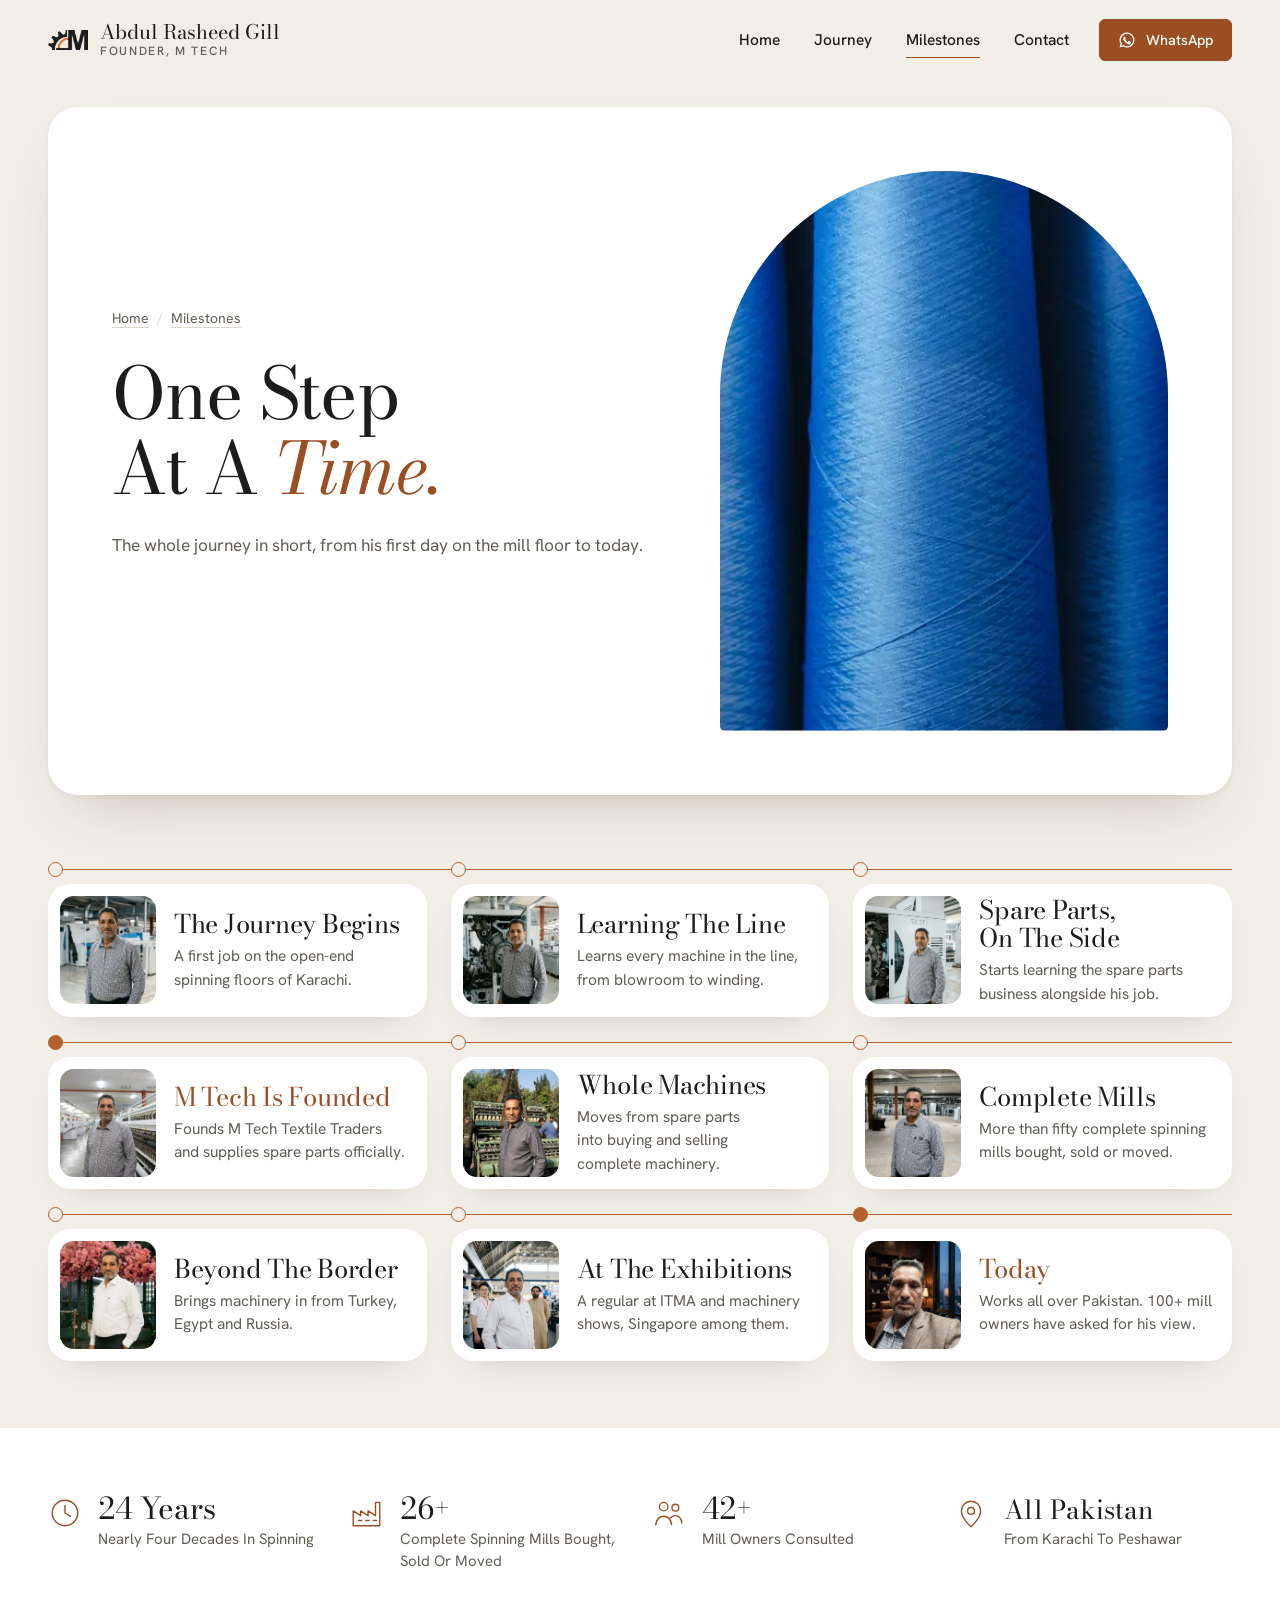
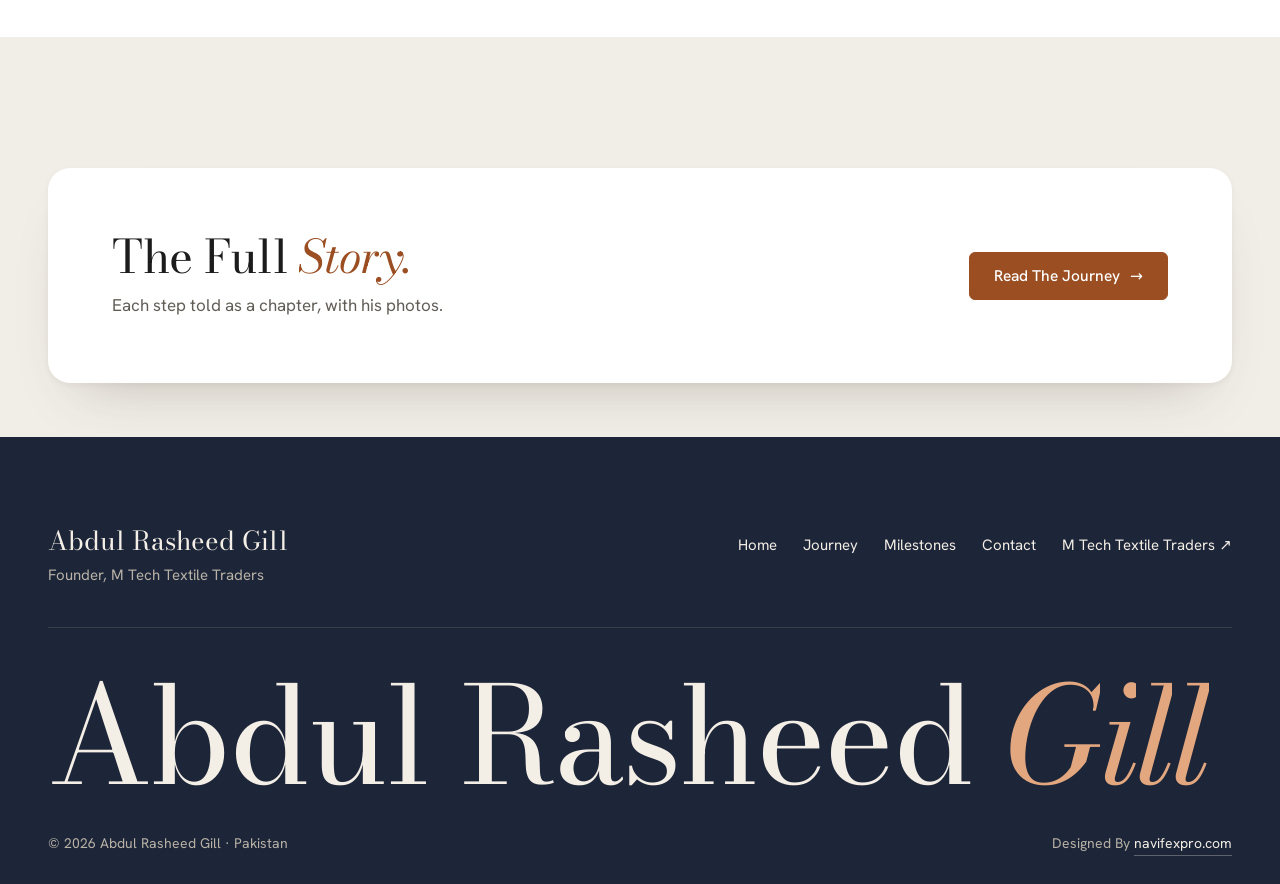
<file: milestones.html>
<!doctype html>
<html lang="en" class="no-js">
<head>
<meta charset="utf-8">
<meta name="viewport" content="width=device-width,initial-scale=1,viewport-fit=cover">
<title>Milestones: Mill Floor to M Tech | Abdul Rasheed Gill</title>
<meta name="description" content="Abdul Rasheed Gill on one page: his first job on a spinning floor, spare parts, founding M Tech, whole machines, complete mills and work all over Pakistan.">
<meta name="theme-color" content="#f1eee8">
<link rel="canonical" href="https://abdulrasheedgill.com/milestones">
<meta property="og:type" content="website">
<meta property="og:site_name" content="Abdul Rasheed Gill">
<meta property="og:locale" content="en_PK">
<meta property="og:title" content="Milestones: Mill Floor to M Tech | Abdul Rasheed Gill">
<meta property="og:description" content="Abdul Rasheed Gill on one page: his first job on a spinning floor, spare parts, founding M Tech, whole machines, complete mills and work all over Pakistan.">
<meta property="og:url" content="https://abdulrasheedgill.com/milestones">
<meta property="og:image" content="https://abdulrasheedgill.com/assets/img/og.jpg">
<meta property="og:image:width" content="1200">
<meta property="og:image:height" content="630">
<meta property="og:image:alt" content="Abdul Rasheed Gill, founder of M Tech Textile Traders">
<meta name="twitter:card" content="summary_large_image">
<meta name="twitter:title" content="Milestones: Mill Floor to M Tech | Abdul Rasheed Gill">
<meta name="twitter:description" content="Abdul Rasheed Gill on one page: his first job on a spinning floor, spare parts, founding M Tech, whole machines, complete mills and work all over Pakistan.">
<meta name="twitter:image" content="https://abdulrasheedgill.com/assets/img/og.jpg">
<link rel="icon" href="/favicon.ico" sizes="any">
<link rel="icon" type="image/png" sizes="64x64" href="/assets/img/favicon-64.png">
<link rel="icon" type="image/png" sizes="192x192" href="/assets/img/icon-192.png">
<link rel="apple-touch-icon" href="/assets/img/apple-touch-icon.png">
<link rel="preload" href="/assets/fonts/bodoni-moda-latin-400-normal.woff2" as="font" type="font/woff2" crossorigin>
<link rel="preload" href="/assets/fonts/hanken-grotesk-latin-400-normal.woff2" as="font" type="font/woff2" crossorigin>
<link rel="preload" as="image" href="/assets/img/mood-yarn-800.webp" imagesrcset="/assets/img/mood-yarn-800.webp 800w, /assets/img/mood-yarn.webp 1600w" imagesizes="(max-width: 860px) 100vw, 50vw" fetchpriority="high">
<link rel="stylesheet" href="/css/style.css?v=12">
<script>(function(h){h.classList.remove("no-js");h.classList.add("js");try{if(!matchMedia("(prefers-reduced-motion: reduce)").matches){h.classList.add("motion");setTimeout(function(){if(!window.__arg)h.classList.remove("motion","has-intro")},3200)}}catch(e){}})(document.documentElement)</script>
<script type="application/ld+json">{"@context":"https://schema.org","@graph":[{"@type":"WebPage","@id":"https://abdulrasheedgill.com/milestones#page","url":"https://abdulrasheedgill.com/milestones","name":"Milestones: Mill Floor to M Tech | Abdul Rasheed Gill","description":"Abdul Rasheed Gill on one page: his first job on a spinning floor, spare parts, founding M Tech, whole machines, complete mills and work all over Pakistan.","inLanguage":"en","dateModified":"2026-10-28","isPartOf":{"@id":"https://abdulrasheedgill.com/#website"},"about":{"@id":"https://abdulrasheedgill.com/#person"}},{"@type":"BreadcrumbList","itemListElement":[{"@type":"ListItem","position":1,"name":"Home","item":"https://abdulrasheedgill.com/"},{"@type":"ListItem","position":2,"name":"Milestones","item":"https://abdulrasheedgill.com/milestones"}]}]}</script>
</head>
<body>
<a class="skip" href="#main">Skip To Content</a>
<header class="nav" id="nav">
  <div class="wrap">
    <a class="brand" href="/"><img src="/assets/img/mtech-mark-ink.png" alt="" width="44" height="23"><span><b>Abdul Rasheed Gill</b><small>Founder, M Tech</small></span></a>
    <nav aria-label="Main">
      <button class="menu-btn" type="button" aria-expanded="false" aria-controls="nav-links"><span class="mb-t">Menu</span><span class="bars" aria-hidden="true"><i></i><i></i></span></button>
      <div class="links" id="nav-links"><a href="/">Home</a><a href="/journey">Journey</a><a href="/milestones" aria-current="page">Milestones</a><a href="/contact">Contact</a><a class="btn" href="https://wa.me/923004681423?text=Assalam-o-Alaikum%20Rasheed%20sahab%2C%20I%20found%20your%20website%20and%20would%20like%20to%20get%20in%20touch." target="_blank" rel="noopener"><svg viewBox="0 0 24 24" fill="currentColor" aria-hidden="true"><path d="M12 2a10 10 0 0 0-8.6 15.1L2 22l5-1.3A10 10 0 1 0 12 2zm0 18.2a8.2 8.2 0 0 1-4.2-1.2l-.3-.2-3 .8.8-2.9-.2-.3A8.2 8.2 0 1 1 12 20.2zm4.5-6.1c-.2-.1-1.5-.7-1.7-.8s-.4-.1-.6.1-.7.8-.8 1-.3.2-.5.1a6.7 6.7 0 0 1-3.3-2.9c-.2-.4.2-.4.7-1.3a.5.5 0 0 0 0-.4l-.8-1.8c-.2-.5-.4-.4-.6-.4h-.5a1 1 0 0 0-.7.3 3 3 0 0 0-.9 2.2 5.2 5.2 0 0 0 1.1 2.7 11.8 11.8 0 0 0 4.5 4c1.7.7 2.3.8 3.2.6a2.7 2.7 0 0 0 1.8-1.2 2.2 2.2 0 0 0 .1-1.2c0-.1-.2-.2-.4-.3z"/></svg>WhatsApp</a></div>
    </nav>
  </div>
</header>
<main id="main">
  <section class="hero" aria-labelledby="pg-title">
    <div class="wrap">
      <div class="hero-card">
        <div class="hero-copy">
          <nav class="crumbs" aria-label="Breadcrumb" data-a="fade"><ol><li><a href="/">Home</a></li><li><a href="/milestones" aria-current="page">Milestones</a></li></ol></nav>
          <h1 id="pg-title" class="page" data-split style="--d:120ms">One Step At A <em>Time.</em></h1>
          <p class="lead" data-a="rise" style="--d:420ms">The whole journey in short, from his first day on the mill floor to today.</p>
        </div>
        <div class="hero-media">
          <div class="arch" data-a="img" style="--d:150ms"><img src="/assets/img/mood-yarn.webp" srcset="/assets/img/mood-yarn-800.webp 800w, /assets/img/mood-yarn.webp 1600w" sizes="(max-width: 860px) 100vw, 50vw" alt="Cones of blue yarn lined up side by side" width="1600" height="1067" fetchpriority="high"></div>
        </div>
      </div>
    </div>
  </section>
  <section class="sec" aria-label="Timeline">
    <div class="wrap">
      <ol class="tl">
        <li class="tl-item"><span class="dot" aria-hidden="true"></span><div class="tl-card"><div class="tl-ph"><picture><source type="image/webp" srcset="/assets/img/field-floor-1.webp"><img src="/assets/img/field-floor-1.jpg" alt="" width="825" height="1100" loading="lazy" decoding="async"></picture></div><div class="tl-tx"><h2>The Journey Begins</h2><p>A first job on the open-end spinning floors of Karachi.</p></div></div></li>
        <li class="tl-item"><span class="dot" aria-hidden="true"></span><div class="tl-card"><div class="tl-ph"><picture><source type="image/webp" srcset="/assets/img/field-carding.webp"><img src="/assets/img/field-carding.jpg" alt="" width="825" height="1100" loading="lazy" decoding="async"></picture></div><div class="tl-tx"><h2>Learning The Line</h2><p>Learns every machine in the line, from blowroom to winding.</p></div></div></li>
        <li class="tl-item"><span class="dot" aria-hidden="true"></span><div class="tl-card"><div class="tl-ph"><picture><source type="image/webp" srcset="/assets/img/field-tc07.webp"><img src="/assets/img/field-tc07.jpg" alt="" width="825" height="1100" loading="lazy" decoding="async"></picture></div><div class="tl-tx"><h2>Spare Parts, On The Side</h2><p>Starts learning the spare parts business alongside his job.</p></div></div></li>
        <li class="tl-item key"><span class="dot" aria-hidden="true"></span><div class="tl-card"><div class="tl-ph"><picture><source type="image/webp" srcset="/assets/img/field-ringframes.webp"><img src="/assets/img/field-ringframes.jpg" alt="" width="825" height="1100" loading="lazy" decoding="async"></picture></div><div class="tl-tx"><h2>M Tech Is Founded</h2><p>Founds M Tech Textile Traders and supplies spare parts officially.</p></div></div></li>
        <li class="tl-item"><span class="dot" aria-hidden="true"></span><div class="tl-card"><div class="tl-ph"><picture><source type="image/webp" srcset="/assets/img/field-dispatch.webp"><img src="/assets/img/field-dispatch.jpg" alt="" width="825" height="1100" loading="lazy" decoding="async"></picture></div><div class="tl-tx"><h2>Whole Machines</h2><p>Moves from spare parts into buying and selling complete machinery.</p></div></div></li>
        <li class="tl-item"><span class="dot" aria-hidden="true"></span><div class="tl-card"><div class="tl-ph"><picture><source type="image/webp" srcset="/assets/img/field-hall.webp"><img src="/assets/img/field-hall.jpg" alt="" width="825" height="1100" loading="lazy" decoding="async"></picture></div><div class="tl-tx"><h2>Complete Mills</h2><p>More than fifty complete spinning mills bought, sold or moved.</p></div></div></li>
        <li class="tl-item"><span class="dot" aria-hidden="true"></span><div class="tl-card"><div class="tl-ph"><picture><source type="image/webp" srcset="/assets/img/field-travel.webp"><img src="/assets/img/field-travel.jpg" alt="" width="825" height="1100" loading="lazy" decoding="async"></picture></div><div class="tl-tx"><h2>Beyond The Border</h2><p>Brings machinery in from Turkey, Egypt and Russia.</p></div></div></li>
        <li class="tl-item"><span class="dot" aria-hidden="true"></span><div class="tl-card"><div class="tl-ph"><picture><source type="image/webp" srcset="/assets/img/field-exhibition.webp"><img src="/assets/img/field-exhibition.jpg" alt="" width="825" height="1100" loading="lazy" decoding="async"></picture></div><div class="tl-tx"><h2>At The Exhibitions</h2><p>A regular at ITMA and machinery shows, Singapore among them.</p></div></div></li>
        <li class="tl-item key"><span class="dot" aria-hidden="true"></span><div class="tl-card"><div class="tl-ph"><picture><source type="image/webp" srcset="/assets/img/advisory.webp"><img src="/assets/img/advisory.jpg" alt="" width="1100" height="1100" loading="lazy" decoding="async"></picture></div><div class="tl-tx"><h2>Today</h2><p>Works all over Pakistan. 100+ mill owners have asked for his view.</p></div></div></li>
      </ol>
    </div>
  </section>
  <section class="strip" style="background:var(--white)" aria-labelledby="num-title">
    <div class="wrap">
      <h2 id="num-title" class="sr">In Numbers</h2>
      <ul data-stagger>
        <li data-a="rise"><svg viewBox="0 0 32 32" aria-hidden="true" data-draw style="--d:200ms"><circle pathLength="1" cx="16" cy="16" r="12"/><path pathLength="1" d="M16 9v7l5 3"/></svg><div><b><span data-count="40" data-from="0">40</span> Years</b><span>Nearly Four Decades In Spinning</span></div></li>
        <li data-a="rise"><svg viewBox="0 0 32 32" aria-hidden="true" data-draw style="--d:300ms"><path pathLength="1" d="M3 28V14l7 4.5V14l7 4.5V14l7 4.5V6h4v22z"/><path pathLength="1" d="M8 23h3M15 23h3M22 23h3"/></svg><div><b><span data-count="50">50</span>+</b><span>Complete Spinning Mills Bought, Sold Or Moved</span></div></li>
        <li data-a="rise"><svg viewBox="0 0 32 32" aria-hidden="true" data-draw style="--d:400ms"><circle pathLength="1" cx="11" cy="10" r="4"/><circle pathLength="1" cx="22" cy="11" r="3.2"/><path pathLength="1" d="M3.5 27c.8-5 3.7-8 7.5-8s6.7 3 7.5 8M17.5 20.5c1.2-1.3 2.7-2 4.5-2 3.2 0 5.5 2.6 6.2 7"/></svg><div><b><span data-count="100">100</span>+</b><span>Mill Owners Consulted</span></div></li>
        <li data-a="rise"><svg viewBox="0 0 32 32" aria-hidden="true" data-draw style="--d:500ms"><path pathLength="1" d="M16 29s-9-8-9-15a9 9 0 0 1 18 0c0 7-9 15-9 15z"/><circle pathLength="1" cx="16" cy="14" r="3.2"/></svg><div><b><span class="sm">All Pakistan</span></b><span>From Karachi To Peshawar</span></div></li>
      </ul>
    </div>
  </section>
  <div style="height:clamp(40px,6vw,80px)" aria-hidden="true"></div>
  <section class="sec tight" aria-label="Next">
    <div class="wrap">
      <div class="next" data-a="rise">
        <div><h2 data-split>The Full <em>Story.</em></h2><p>Each step told as a chapter, with his photos.</p></div>
        <a class="btn" href="/journey">Read The Journey <span class="arr" aria-hidden="true">&rarr;</span></a>
      </div>
    </div>
  </section>
</main>
<footer class="foot">
  <div class="wrap">
    <div class="foot-top">
      <div class="foot-brand"><b>Abdul Rasheed Gill</b><span>Founder, M Tech Textile Traders</span></div>
      <nav aria-label="Footer">
        <ul><li><a href="/">Home</a></li><li><a href="/journey">Journey</a></li><li><a href="/milestones">Milestones</a></li><li><a href="/contact">Contact</a></li><li><a href="https://mtechtextiletraders.com" target="_blank" rel="noopener">M Tech Textile Traders &#8599;</a></li></ul>
      </nav>
    </div>
    <p class="wordmark" aria-hidden="true">Abdul Rasheed <em>Gill</em></p>
    <div class="foot-legal"><span>&copy; 2026 Abdul Rasheed Gill &middot; Pakistan</span><span>Designed By <a href="https://navifexpro.com" target="_blank" rel="noopener">navifexpro.com</a></span></div>
  </div>
</footer>
<button class="to-top" type="button" aria-label="Back to top"><svg viewBox="0 0 24 24" fill="none" stroke="currentColor" stroke-width="1.6" aria-hidden="true"><path d="M12 19V5M6 11l6-6 6 6"/></svg></button>
<script src="/js/main.js?v=12" defer></script>
</body>
</html>
</file>
<file: css/style.css>
/* Abdul Rasheed Gill - warm editorial look.
   Linen + white backgrounds, Bodoni Moda headings with one italic word, Hanken Grotesk text,
   copper accent, deep ink only for the contact band and footer. */
@font-face{font-family:"Bodoni Moda";font-style:normal;font-weight:400;font-display:swap;src:url(/assets/fonts/bodoni-moda-latin-400-normal.woff2) format("woff2")}
@font-face{font-family:"Bodoni Moda";font-style:italic;font-weight:400;font-display:swap;src:url(/assets/fonts/bodoni-moda-latin-400-italic.woff2) format("woff2")}
@font-face{font-family:"Hanken Grotesk";font-style:normal;font-weight:300;font-display:swap;src:url(/assets/fonts/hanken-grotesk-latin-300-normal.woff2) format("woff2")}
@font-face{font-family:"Hanken Grotesk";font-style:normal;font-weight:400;font-display:swap;src:url(/assets/fonts/hanken-grotesk-latin-400-normal.woff2) format("woff2")}
@font-face{font-family:"Hanken Grotesk";font-style:normal;font-weight:500;font-display:swap;src:url(/assets/fonts/hanken-grotesk-latin-500-normal.woff2) format("woff2")}

:root{
  --linen:#f1eee8;--linen-2:#f6f3ee;--white:#fff;--band:#e8e4dd;
  --text:#1c1c1c;--muted:#615d56;--line:#dcd6cc;
  --copper:#9a4e22;--copper-2:#b4612f;--copper-soft:#ecdccf;
  --ink:#141b2b;--ink-2:#1d2538;--on-ink:#f3eee6;--on-ink-mute:#b8b2a7;
  --serif:"Bodoni Moda",Georgia,"Times New Roman",serif;
  --sans:"Hanken Grotesk",system-ui,-apple-system,"Segoe UI",Roboto,Arial,sans-serif;
  --r:22px;--rb:6px;
  --wrap:1240px;--gut:clamp(20px,4.4vw,48px);
  --ease:cubic-bezier(.2,.8,.2,1);
  --shadow:0 30px 60px -32px rgba(60,45,30,.28),0 2px 6px rgba(60,45,30,.05);
}
*,*::before,*::after{box-sizing:border-box}
html{-webkit-text-size-adjust:100%;text-size-adjust:100%;scroll-padding-top:90px}
body{margin:0;background:var(--linen);color:var(--text);font:400 17px/1.65 var(--sans);-webkit-font-smoothing:antialiased;overflow-x:hidden}
img,video,svg{display:block;max-width:100%}
img{height:auto}
a{color:inherit}
p{margin:0 0 1em}
h1,h2,h3{margin:0;font-family:var(--serif);font-weight:400;letter-spacing:-.01em;text-wrap:balance}
em{font-style:italic}
h1 em,h2 em,h3 em{color:var(--copper)}
p{text-wrap:pretty}
:focus-visible{outline:2px solid var(--copper);outline-offset:3px;border-radius:4px}
.wrap{width:100%;max-width:calc(var(--wrap) + var(--gut)*2);margin:0 auto;padding:0 var(--gut)}
.skip{position:absolute;left:12px;top:-60px;z-index:200;background:var(--ink);color:#fff;padding:10px 16px;border-radius:var(--rb);text-decoration:none;transition:top .2s}
.skip:focus{top:12px}
.sr{position:absolute;width:1px;height:1px;overflow:hidden;clip:rect(0 0 0 0);white-space:nowrap}

/* ---------- type helpers ---------- */
.eyebrow{display:flex;align-items:center;gap:12px;margin:0 0 22px;font:500 13px/1.4 var(--sans);letter-spacing:.16em;text-transform:uppercase;color:var(--muted)}
.eyebrow::before{content:"";width:28px;height:1px;background:var(--copper-2);flex:none}
.eyebrow.c{justify-content:center}
.lead{font-size:clamp(17px,1.35vw,19px);color:var(--muted);max-width:34em}
.h2{font-size:clamp(34px,4.3vw,58px);line-height:1.06}
.sec{padding:clamp(56px,9vh,112px) 0}
.sec.tight{padding:clamp(40px,6vh,72px) 0}
.sec.white{background:var(--white)}
.sec-head{display:flex;justify-content:space-between;align-items:flex-end;gap:32px;margin-bottom:clamp(36px,5vw,64px)}
.sec-head>div{flex:1 1 55%;min-width:0}
.sec-head p{max-width:30em;color:var(--muted);margin:0}
.center{text-align:center}
.center .lead{margin-left:auto;margin-right:auto}

@media (max-width:699px){
  :root{--gut:16px}
  body{font-size:15px}
  .sec{padding:clamp(52px,12vw,140px) 0}
  .eyebrow{gap:8px;margin-bottom:12px;font-size:11px;letter-spacing:.12em}
  .eyebrow::before{width:16px}
  .lead{font-size:14.5px;line-height:1.55}
  .h2{font-size:clamp(25px,7.2vw,34px)}
  .sec-head{gap:16px;margin-bottom:24px}
  .sec-head p{flex:0 0 40%;font-size:13.5px;line-height:1.5}
  .marquee{padding:14px 0}
}

/* ---------- buttons & links ---------- */
.btn{position:relative;display:inline-flex;align-items:center;justify-content:center;gap:10px;min-height:48px;padding:0 24px;border-radius:var(--rb);border:1px solid var(--copper);background:var(--copper);color:#fff;font:500 15.5px/1 var(--sans);text-decoration:none;cursor:pointer;overflow:hidden;isolation:isolate;transition:color .18s,border-color .18s}
.btn::before{content:"";position:absolute;inset:0;background:var(--ink);transform:scaleX(0);transform-origin:right;transition:transform .35s var(--ease);z-index:-1}
.btn:hover::before{transform:scaleX(1);transform-origin:left}
.btn:hover{border-color:var(--ink)}
.btn.ghost{background:transparent;color:var(--text);border-color:var(--text)}
.btn.ghost::before{background:var(--text)}
.btn.ghost:hover{color:#fff}
.btn svg{width:18px;height:18px;flex:none}
.btn .arr,.link .arr{display:inline-block;transition:transform .2s var(--ease)}
.btn:hover .arr,.link:hover .arr{transform:translateX(5px)}
.link{display:inline-flex;align-items:center;gap:8px;min-height:44px;color:var(--text);font-weight:500;text-decoration:none;border-bottom:1px solid transparent}
.link span:first-child{background:linear-gradient(currentColor,currentColor) 0 100%/0 1px no-repeat;transition:background-size .3s var(--ease)}
.link:hover span:first-child{background-size:100% 1px}
.ctas{display:flex;flex-wrap:wrap;align-items:center;gap:12px}

/* ---------- header ---------- */
.nav{position:sticky;top:0;z-index:50;background:rgba(241,238,232,.86);-webkit-backdrop-filter:saturate(1.4) blur(14px);backdrop-filter:saturate(1.4) blur(14px);border-bottom:1px solid transparent;transition:border-color .3s,box-shadow .3s,background-color .3s}
.nav.scrolled{border-bottom-color:var(--line);background:rgba(246,243,238,.92)}
.nav .wrap{display:flex;align-items:center;justify-content:space-between;gap:20px;height:80px;transition:height .35s var(--ease)}
.nav.scrolled .wrap{height:64px}
.brand{display:flex;align-items:center;gap:12px;text-decoration:none;min-width:0}
.brand img{width:40px;height:auto;flex:none}
.brand span{display:flex;flex-direction:column;line-height:1.15;min-width:0}
.brand b{font:400 20px/1.1 var(--serif);white-space:nowrap}
.brand small{font:500 12px/1.4 var(--sans);letter-spacing:.14em;text-transform:uppercase;color:var(--muted);white-space:nowrap}
.links{display:flex;align-items:center;gap:6px}
.links a{position:relative;padding:10px 14px;text-decoration:none;font-weight:500;font-size:15.5px;color:var(--text)}
.links a:not(.btn)::after{content:"";position:absolute;left:14px;right:14px;bottom:5px;height:1px;background:var(--copper);transform:scaleX(0);transform-origin:left;transition:transform .3s var(--ease)}
.links a:not(.btn):hover::after,.links a[aria-current="page"]::after{transform:scaleX(1)}
.links .btn{margin-left:10px;min-height:42px;padding:0 18px;font-size:14.5px;color:#fff}
.menu-btn{display:none}
@media (max-width:900px){
  .nav .wrap{height:68px}
  .nav.scrolled .wrap{height:60px}
  .menu-btn{display:inline-flex;align-items:center;gap:10px;min-height:44px;padding:0 6px 0 14px;border:0;background:none;font:500 15px/1 var(--sans);color:var(--text);cursor:pointer}
  .menu-btn .bars{position:relative;width:22px;height:10px;display:block}
  .menu-btn .bars i{position:absolute;left:0;right:0;height:1.5px;background:currentColor;transition:transform .3s var(--ease),top .3s var(--ease)}
  .menu-btn .bars i:first-child{top:0}.menu-btn .bars i:last-child{top:8.5px}
  .nav.open .menu-btn .bars i:first-child{top:4.25px;transform:rotate(45deg)}
  .nav.open .menu-btn .bars i:last-child{top:4.25px;transform:rotate(-45deg)}
  .links{position:fixed;left:0;right:0;top:var(--navh,68px);height:calc(100dvh - var(--navh,68px));flex-direction:column;align-items:stretch;gap:0;padding:12px var(--gut) 32px;background:var(--linen-2);overflow:auto;visibility:hidden;opacity:0;transform:translateY(-8px);transition:opacity .3s var(--ease),transform .3s var(--ease),visibility 0s .3s}
  .nav.open .links{visibility:visible;opacity:1;transform:none;transition:opacity .3s var(--ease),transform .3s var(--ease)}
  .links a{padding:18px 0;font:400 30px/1.2 var(--serif);border-bottom:1px solid var(--line)}
  .links a:not(.btn)::after{display:none}
  .links a[aria-current="page"]{color:var(--copper)}
  .links .btn{margin:24px 0 0;min-height:52px;font:500 16px/1 var(--sans);border-bottom:1px solid var(--copper)}
  .no-js .links{position:static;visibility:visible;opacity:1;transform:none;height:auto;flex-direction:row;flex-wrap:wrap;background:none;padding:0}
  .no-js .links a{font-size:16px;padding:8px;border:0}
  .no-js .menu-btn{display:none}
}
@media (max-width:380px){.brand small{display:none}.brand b{font-size:18px}}

/* ---------- breadcrumb ---------- */
.crumbs{margin:0 0 26px;font-size:14px;color:var(--muted)}
.crumbs ol{list-style:none;margin:0;padding:0;display:flex;flex-wrap:wrap;gap:8px}
.crumbs li+li::before{content:"/";margin-right:8px;color:var(--line)}
.crumbs a{text-decoration:none;border-bottom:1px solid var(--line)}
.crumbs a:hover{border-color:var(--copper);color:var(--copper)}

/* ---------- hero card (home + inner pages) ---------- */
.hero{padding:clamp(12px,2vw,28px) 0 0}
.hero-card{position:relative;display:grid;grid-template-columns:1.08fr .92fr;gap:clamp(28px,5vw,80px);align-items:center;background:var(--white);border-radius:calc(var(--r) + 8px);box-shadow:var(--shadow);padding:clamp(28px,5vw,72px)}
.hero-copy{min-width:0}
.hero h1{font-size:clamp(50px,7.2vw,108px);line-height:1;letter-spacing:-.02em;margin:0 0 26px}
.hero h1.page{font-size:clamp(42px,5.6vw,80px);line-height:1.04}
.hero .lead{margin-bottom:34px}
.arch{position:relative;border-radius:999px 999px var(--r) var(--r);overflow:hidden;background:var(--band);transform:translateZ(0)}
.arch img{width:100%;height:100%;object-fit:cover}
.hero-media{position:relative;justify-self:end;width:100%;max-width:520px}
.hero-media .arch{aspect-ratio:4/5}
.hero-media .arch img{object-position:50% 18%}
.film{position:absolute;left:-15%;bottom:9%;width:58%;aspect-ratio:16/9;border-radius:16px;overflow:hidden;border:6px solid var(--white);box-shadow:0 22px 40px -18px rgba(30,25,20,.45);background:var(--ink)}
.film img{position:absolute;inset:0;width:100%;height:100%;object-fit:cover}
.film-cap{position:absolute;left:12px;bottom:10px;z-index:2;font:500 12px/1 var(--sans);letter-spacing:.12em;text-transform:uppercase;color:#fff;text-shadow:0 1px 6px rgba(0,0,0,.6)}
.film::after{content:"";position:absolute;left:0;right:0;bottom:0;height:45%;z-index:1;background:linear-gradient(to top,rgba(20,18,15,.55),rgba(20,18,15,0));pointer-events:none}
@media (min-width:700px) and (max-width:1100px){
  .hero-card{gap:clamp(24px,3.4vw,40px);padding:clamp(30px,4.4vw,48px)}
  .hero-media{max-width:440px}
  .film{left:-7%;width:54%;border-width:4px;border-radius:12px}
  .film-cap{display:none}
  .film::after{display:none}
}
/* phones: same side-by-side composition as desktop, only smaller */
@media (max-width:699px){
  .hero-card{grid-template-columns:56fr 44fr;border-radius:var(--r);padding:22px 14px 22px 18px;gap:12px}
  .hero-media{justify-self:end;max-width:none}
  .film{left:-6%;bottom:7%;width:72%;border-width:3px;border-radius:8px;box-shadow:0 12px 22px -12px rgba(30,25,20,.45)}
  .film-cap,.film::after{display:none}
  .hero h1{font-size:clamp(27px,8vw,36px);line-height:1.02;margin-bottom:12px}
  .hero h1.page{font-size:clamp(23px,6.6vw,30px);line-height:1.08}
  .hero .lead{font-size:14px;line-height:1.55;margin-bottom:16px}
  .hero .ctas{flex-direction:column;align-items:stretch;gap:8px}
  .hero .ctas .btn{min-height:42px;padding:0 10px;font-size:14px}
  .crumbs{font-size:13px;margin-bottom:12px}
}

/* ---------- life in numbers strip ---------- */
.strip{padding:clamp(40px,5vw,64px) 0}
.strip ul{list-style:none;margin:0;padding:0;display:grid;grid-template-columns:repeat(4,1fr);gap:24px}
.strip li{display:flex;gap:16px;align-items:flex-start}
.strip svg{width:34px;height:34px;flex:none;color:var(--copper);stroke:currentColor;fill:none;stroke-width:1.3;stroke-linecap:round;stroke-linejoin:round;margin-top:4px}
.strip b{display:block;font:400 30px/1.1 var(--serif);font-variant-numeric:lining-nums tabular-nums;margin-bottom:4px}
.strip b.sm{font-size:24px;line-height:1.25}
.strip li>div>span{display:block;color:var(--muted);font-size:15px;line-height:1.45}
@media (max-width:960px){.strip ul{grid-template-columns:1fr 1fr;gap:30px 20px}}
@media (max-width:699px){.strip ul{gap:22px 14px}.strip li{gap:10px}.strip svg{width:26px;height:26px}.strip b{font-size:24px}.strip b.sm{font-size:18px}.strip li>div>span{font-size:13.5px}}

/* ---------- marquee ---------- */
.marquee{overflow:hidden;border-top:1px solid var(--line);border-bottom:1px solid var(--line);padding:22px 0;background:var(--linen-2)}
.marquee .track{display:flex;width:max-content;animation:mq 46s linear infinite}
.marquee:hover .track{animation-play-state:paused}
.marquee span{display:inline-flex;align-items:center;font:italic 400 clamp(24px,2.6vw,36px)/1.2 var(--serif);color:var(--text);white-space:nowrap;padding-right:34px}
.marquee span::after{content:"";width:6px;height:6px;border-radius:50%;background:var(--copper-2);margin-left:34px}
@keyframes mq{to{transform:translateX(-50%)}}

/* ---------- story tiles (home) ---------- */
.tiles{display:grid;grid-template-columns:repeat(3,1fr);gap:clamp(18px,2.4vw,32px)}
.tile{position:relative;display:flex;flex-direction:column;text-decoration:none;color:inherit;transition:transform .35s var(--ease)}
.tile .ph{border-radius:var(--r);overflow:hidden;aspect-ratio:3/4;background:var(--band)}
.tile .ph img{width:100%;height:100%;object-fit:cover;transition:transform 1.1s var(--ease)}
.tile:hover{transform:translateY(-6px)}
.tile:hover .ph img{transform:scale(1.05)}
.tile .tx{padding:22px 4px 0}
.tile small{display:block;font:500 12.5px/1.4 var(--sans);letter-spacing:.16em;text-transform:uppercase;color:var(--muted);margin-bottom:8px}
.tile h3{font-size:clamp(28px,2.6vw,36px);line-height:1.1;margin-bottom:10px}
.tile p{color:var(--muted);margin-bottom:12px}
.tile .link{pointer-events:none}
@media (max-width:699px){
  .tiles{gap:10px}
  .tile .ph{border-radius:12px}
  .tile .tx{padding:10px 2px 0}
  .tile small{font-size:11px;letter-spacing:.08em;margin-bottom:4px}
  .tile h3{font-size:clamp(17px,4.6vw,22px);margin-bottom:0}
  .tile p,.tile .link{display:none}
}

/* ---------- grey band ---------- */
.band{background:var(--band)}
.band-grid{display:grid;grid-template-columns:1fr 1fr;gap:clamp(32px,6vw,96px);align-items:center}
.band .ph{border-radius:var(--r);overflow:hidden;aspect-ratio:4/3}
.band .ph img{width:100%;height:115%;object-fit:cover;margin-top:-7.5%}
.band h2{margin-bottom:24px}
.band p.lead{margin-bottom:28px}
@media (max-width:699px){.band-grid{grid-template-columns:58fr 42fr;gap:16px}.band h2{margin-bottom:12px}.band p.lead{margin-bottom:10px}.band .ph{border-radius:12px}}

/* ---------- ways (testimonial-style block) ---------- */
.ways{display:grid;grid-template-columns:repeat(4,1fr);gap:20px}
.way{background:var(--linen-2);border-radius:var(--r);padding:30px 26px 32px;transition:transform .35s var(--ease),box-shadow .35s var(--ease)}
.way:hover{transform:translateY(-4px);box-shadow:var(--shadow)}
.way .n{display:block;font:italic 400 44px/1 var(--serif);color:var(--copper-2);margin-bottom:22px}
.way h3{font-size:24px;line-height:1.2;margin-bottom:10px}
.way p{color:var(--muted);font-size:16px;margin:0}
@media (max-width:1040px){.ways{grid-template-columns:1fr 1fr}}
@media (max-width:699px){.ways{gap:10px}.way{padding:18px 14px 20px;border-radius:14px}.way .n{font-size:30px;margin-bottom:12px}.way h3{font-size:18px;margin-bottom:6px}.way p{font-size:13.5px;line-height:1.5}}

/* ---------- ink contact band ---------- */
.inkband{background:var(--ink);color:var(--on-ink);text-align:center}
.inkband h2{color:var(--on-ink);margin-bottom:18px}
.inkband h2 em{color:#e3a77f}
.inkband .eyebrow{color:var(--on-ink-mute)}
.inkband .eyebrow::before{background:#e3a77f}
.inkband .lead{color:var(--on-ink-mute);margin:0 auto 34px}
.inkband .ctas{justify-content:center}
.inkband .btn.ghost{color:var(--on-ink);border-color:rgba(243,238,230,.55)}
.inkband .btn.ghost::before{background:var(--on-ink)}
.inkband .btn.ghost:hover{color:var(--ink)}
.inkband .btn:not(.ghost):hover{border-color:var(--on-ink);color:var(--ink)}
.inkband .btn:not(.ghost)::before{background:var(--on-ink)}
.inkband .link{color:var(--on-ink)}
.inkband .ctas .link{margin-left:8px}

/* ---------- footer ---------- */
.foot{background:var(--ink-2);color:var(--on-ink-mute);padding:clamp(56px,7vw,88px) 0 28px;font-size:15px}
.foot-top{display:flex;justify-content:space-between;align-items:flex-start;gap:32px;flex-wrap:wrap;padding-bottom:40px;border-bottom:1px solid rgba(243,238,230,.12)}
.foot-brand b{display:block;font:400 26px/1.2 var(--serif);color:var(--on-ink);margin-bottom:6px}
.foot ul{list-style:none;margin:0;padding:0;display:flex;flex-wrap:wrap;gap:4px 26px}
.foot a{color:var(--on-ink);text-decoration:none;display:inline-block;padding:8px 0}
.foot a:hover{color:#e3a77f}
.wordmark{margin:40px 0 18px;font:400 100px/1 var(--serif);color:var(--on-ink);white-space:nowrap;overflow:hidden;letter-spacing:-.02em}
.wordmark em{color:#e3a77f}
.wordmark .wl{display:inline-block;overflow:hidden;vertical-align:top;padding-bottom:.08em}
.wordmark .wl>span{display:inline-block}
.motion .wordmark .wl>span{transform:translateY(105%);transition:transform 1s var(--ease);transition-delay:calc(var(--i)*35ms)}
.motion .wordmark.in .wl>span{transform:none}
.foot-legal{display:flex;justify-content:space-between;flex-wrap:wrap;gap:8px 24px;font-size:14px}
.foot-legal a{padding:0;border-bottom:1px solid rgba(243,238,230,.3)}
@media (max-width:699px){.foot{font-size:14px}.foot-top{flex-wrap:nowrap;gap:16px;padding-bottom:28px}.foot-brand{flex:0 0 44%}.foot-brand b{font-size:20px}.foot ul{display:grid;grid-template-columns:1fr 1fr;gap:0 14px}.foot a{padding:10px 0}.wordmark{margin:28px 0 14px}.foot-legal{font-size:13px}}

/* ---------- back to top ---------- */
.to-top{position:fixed;right:18px;bottom:18px;z-index:40;width:48px;height:48px;border-radius:50%;border:1px solid var(--line);background:var(--white);color:var(--text);box-shadow:0 10px 24px -12px rgba(40,30,20,.35);cursor:pointer;display:grid;place-items:center;opacity:0;visibility:hidden;transform:translateY(10px);transition:opacity .3s var(--ease),transform .3s var(--ease),visibility 0s .3s,background-color .2s}
.to-top.show{opacity:1;visibility:visible;transform:none;transition:opacity .3s var(--ease),transform .3s var(--ease),background-color .2s}
.to-top:hover{background:var(--copper);color:#fff;border-color:var(--copper)}
.to-top svg{width:18px;height:18px}

/* ---------- journey ---------- */
.chips{display:flex;flex-wrap:wrap;gap:8px;margin-top:30px}
.chips a{display:inline-flex;align-items:center;gap:8px;min-height:40px;padding:0 14px;border:1px solid var(--line);border-radius:999px;text-decoration:none;font-size:14.5px;background:var(--linen-2);transition:border-color .2s,background-color .2s}
.chips a b{font:italic 400 15px/1 var(--serif);color:var(--copper)}
.chips a:hover{border-color:var(--copper);background:var(--white)}
@media (max-width:699px){.chips{display:none}}
.chap{display:grid;grid-template-columns:.9fr 1.1fr;gap:clamp(32px,7vw,110px);align-items:center;padding:clamp(56px,8vw,110px) 0;border-top:1px solid var(--line)}
.chap:first-child{border-top:0}
.chap.flip .chap-ph{order:2}
.chap-ph{max-width:460px;width:100%;justify-self:center}
.chap-ph .arch{aspect-ratio:3/4}
.chap-ph figcaption{margin-top:14px;font-size:14px;color:var(--muted);text-align:center}
.chap .meta{font:500 12.5px/1.4 var(--sans);letter-spacing:.16em;text-transform:uppercase;color:var(--muted);margin-bottom:16px}
.chap .meta b{color:var(--copper);font-weight:500}
.chap .era{font:italic 400 clamp(56px,7vw,96px)/1 var(--serif);color:var(--copper-2);margin:0 0 14px;font-variant-numeric:lining-nums}
.chap h2{font-size:clamp(32px,3.6vw,48px);line-height:1.1;margin-bottom:18px}
.chap .tx p{color:var(--muted);max-width:32em}
.chap .tx p:first-of-type{color:var(--text)}
@media (min-width:700px) and (max-width:1040px){.chap{gap:clamp(28px,4.4vw,48px)}.chap .era{font-size:clamp(48px,6.4vw,72px)}}
@media (max-width:699px){.chap{gap:16px;padding:44px 0}.chap-ph figcaption{font-size:13px;line-height:1.35;margin-top:8px}.chap .meta{font-size:11px;letter-spacing:.1em;margin-bottom:8px}.chap .era{font-size:clamp(32px,9vw,40px);margin-bottom:8px}.chap h2{font-size:clamp(19px,5.2vw,23px);margin-bottom:10px}.chap .tx p{font-size:13.5px;line-height:1.55}}
.interlude{position:relative;border-radius:var(--r);overflow:hidden;margin:clamp(24px,4vw,48px) 0;aspect-ratio:21/9;background:var(--band)}
.interlude img{width:100%;height:118%;object-fit:cover;margin-top:-9%}
.interlude p{position:absolute;left:0;right:0;bottom:0;margin:0;padding:clamp(28px,5vw,64px);font:400 clamp(26px,3.4vw,46px)/1.15 var(--serif);color:#fff;background:linear-gradient(to top,rgba(20,18,15,.72),rgba(20,18,15,0));text-wrap:balance}
.interlude p em{color:#f0c4a3}
@media (max-width:699px){.interlude{aspect-ratio:2/1;border-radius:14px}.interlude p{padding:14px 16px;font-size:clamp(16px,4.6vw,20px)}}

/* ---------- faq ---------- */
.faq{max-width:860px;margin:0 auto}
.faq-item{border-bottom:1px solid var(--line)}
.faq-item:first-child{border-top:1px solid var(--line)}
.faq-item h3{font:inherit;margin:0}
.faq-q{display:flex;width:100%;justify-content:space-between;align-items:center;gap:20px;min-height:72px;padding:18px 0;border:0;background:none;text-align:left;font:400 clamp(21px,2vw,26px)/1.3 var(--serif);color:var(--text);cursor:pointer}
.faq-q i{position:relative;width:18px;height:18px;flex:none}
.faq-q i::before,.faq-q i::after{content:"";position:absolute;left:0;right:0;top:50%;height:1.5px;background:var(--copper);transition:transform .35s var(--ease)}
.faq-q i::after{transform:rotate(90deg)}
.faq-q[aria-expanded="true"] i::after{transform:rotate(0)}
.faq-a{display:grid;grid-template-rows:1fr;transition:grid-template-rows .45s var(--ease)}
.faq-a>div{overflow:hidden}
.faq-a p{color:var(--muted);max-width:42em;padding:0 40px 22px 0;margin:0;opacity:1;transition:opacity .4s var(--ease)}
.js .faq-a{grid-template-rows:0fr}
.js .faq-a p{opacity:0}
.js .faq-item.open .faq-a{grid-template-rows:1fr}
.js .faq-item.open .faq-a p{opacity:1}
.faq-a a{color:var(--copper)}
.faq-q i{display:none}
.js .faq-q i{display:block}

/* ---------- next card ---------- */
.next{display:grid;grid-template-columns:1fr auto;gap:28px;align-items:center;background:var(--white);border-radius:var(--r);box-shadow:var(--shadow);padding:clamp(32px,5vw,64px)}
.next h2{font-size:clamp(32px,3.6vw,50px);line-height:1.08;margin-bottom:10px}
.next p{color:var(--muted);margin:0}
@media (max-width:699px){.next{gap:14px;padding:22px 18px}.next h2{font-size:clamp(22px,6vw,28px)}.next p{font-size:13.5px}.next .btn{padding:0 14px;font-size:14px;min-height:42px}}

/* ---------- milestones timeline ---------- */
.tl{position:relative;list-style:none;margin:0 auto;padding:0;max-width:1000px}
.tl::before{content:"";position:absolute;left:50%;top:6px;bottom:6px;width:1px;background:var(--copper-2);transform-origin:top}
.motion .tl::before{transform:scaleY(0);transition:transform 2.6s cubic-bezier(.45,0,.2,1)}
.motion .tl.in::before{transform:none}
.tl-item{position:relative;display:grid;grid-template-columns:1fr 1fr;gap:72px;padding:18px 0}
.tl-item .dot{position:absolute;left:50%;top:44px;width:15px;height:15px;margin-left:-7px;border-radius:50%;background:var(--linen);border:1.5px solid var(--copper-2)}
.tl-item.key .dot{background:var(--copper-2)}
.tl-card{grid-column:1;background:var(--white);border-radius:var(--r);padding:26px 28px;box-shadow:0 14px 34px -24px rgba(60,45,30,.35);transition:transform .35s var(--ease)}
.tl-card:hover{transform:translateY(-4px)}
.tl-item:nth-child(even) .tl-card{grid-column:2}
.tl-card small{display:block;font:500 12.5px/1.4 var(--sans);letter-spacing:.16em;text-transform:uppercase;color:var(--muted);margin-bottom:6px}
.tl-card h2{font-size:clamp(30px,3vw,40px);line-height:1.1;margin-bottom:8px}
.tl-item.key .tl-card h2{color:var(--copper)}
.tl-card p{margin:0;color:var(--muted)}
.motion .tl-item .dot{transform:scale(0);transition:transform .5s cubic-bezier(.3,1.6,.5,1) .2s}
.motion .tl-item .tl-card{opacity:0;transform:translateX(-36px);transition:opacity .8s var(--ease) .25s,transform .8s var(--ease) .25s}
.motion .tl-item:nth-child(even) .tl-card{transform:translateX(36px)}
.motion .tl-item.in .dot{transform:none}

@media (max-width:699px){
  .tl-item{gap:26px;padding:8px 0}
  .tl-item .dot{top:30px;width:11px;height:11px;margin-left:-5px}
  .tl-card{padding:14px 12px;border-radius:14px}
  .tl-card small{font-size:11px;letter-spacing:.08em}
  .tl-card h2{font-size:clamp(19px,5.4vw,24px);margin-bottom:4px}
  .tl-card p{font-size:13.5px;line-height:1.5}
}

/* ---------- gallery ---------- */
.masonry{columns:3 200px;column-gap:22px}
.g-tile{break-inside:avoid;margin:0 0 30px}
.g-tile button{display:block;width:100%;padding:0;border:0;background:var(--band);border-radius:var(--r);overflow:hidden;cursor:zoom-in}
.g-tile button img{width:100%;transition:transform 1s var(--ease)}
.g-tile button:hover img{transform:scale(1.04)}
.g-tile figcaption{display:flex;gap:12px;align-items:baseline;padding:12px 4px 0;font-size:15px;color:var(--muted)}
.g-tile figcaption b{font:italic 400 17px/1 var(--serif);color:var(--copper)}
@media (max-width:699px){.masonry{columns:3;column-gap:10px}.g-tile{margin-bottom:16px}.g-tile figcaption{flex-direction:column;font-size:13px;line-height:1.35;gap:2px;padding-top:6px}.g-tile figcaption b{font-size:15px}.g-tile button{border-radius:10px}}
.lightbox{border:0;padding:0;margin:0;width:100vw;height:100vh;height:100dvh;max-width:none;max-height:none;background:transparent;color:var(--on-ink);overflow:hidden}
.lightbox[open]{display:grid;grid-template-rows:auto 1fr auto}
.lightbox::backdrop{background:rgba(20,27,43,0);transition:background .4s}
.lightbox.on::backdrop{background:rgba(20,27,43,.95)}
.lb-top,.lb-foot{opacity:0;transition:opacity .35s var(--ease)}
.lightbox.on .lb-top,.lightbox.on .lb-foot{opacity:1}
.lb-top{display:flex;justify-content:space-between;align-items:center;padding:12px 12px 12px var(--gut)}
.lb-count{color:var(--on-ink-mute);font-variant-numeric:tabular-nums;font-size:14px;letter-spacing:.12em}
.lb-stage{display:flex;align-items:center;justify-content:center;min-height:0;padding:0 var(--gut);touch-action:pan-y}
.lb-stage img{max-width:100%;max-height:100%;width:auto;height:auto;object-fit:contain;transform-origin:0 0;border-radius:12px}
.lb-foot{display:flex;align-items:center;justify-content:space-between;gap:16px;padding:16px var(--gut) calc(22px + env(safe-area-inset-bottom,0px))}
.lb-cap{font:400 clamp(19px,2vw,24px)/1.3 var(--serif);text-align:center;flex:1;margin:0}
.lb-btn{width:48px;height:48px;border-radius:50%;border:1px solid rgba(243,238,230,.3);background:transparent;color:var(--on-ink);display:inline-flex;align-items:center;justify-content:center;cursor:pointer;flex:none;transition:background-color .2s,border-color .2s}
.lb-btn:hover{background:var(--on-ink);color:var(--ink)}
.lb-btn svg{width:20px;height:20px}

/* ---------- contact ---------- */
.c-grid{display:grid;grid-template-columns:repeat(2,1fr);gap:20px}
.c-card{background:var(--white);border-radius:var(--r);padding:clamp(28px,3.6vw,44px);box-shadow:0 14px 34px -26px rgba(60,45,30,.35);display:flex;flex-direction:column;align-items:flex-start;transition:transform .35s var(--ease)}
.c-card:hover{transform:translateY(-4px)}
.c-card .ic{width:40px;height:40px;color:var(--copper);fill:none;stroke:currentColor;stroke-width:1.3;stroke-linecap:round;stroke-linejoin:round;margin-bottom:22px}
.c-card h2{font-size:30px;line-height:1.15;margin-bottom:8px}
.c-card .v{font:400 clamp(21px,2vw,26px)/1.3 var(--serif);color:var(--copper);text-decoration:none;margin-bottom:8px;overflow-wrap:anywhere}
.c-card a.v:hover{text-decoration:underline;text-underline-offset:4px}
.c-card p{color:var(--muted);margin-bottom:22px}
.c-card p:last-child{margin-bottom:0}
.c-card .btn{margin-top:auto}
.c-note{text-align:center;margin-top:44px;color:var(--muted)}
.c-note a{color:var(--copper)}
@media (max-width:699px){.c-grid{gap:10px}.c-card{padding:18px 14px;border-radius:14px}.c-card .ic{width:28px;height:28px;margin-bottom:12px}.c-card h2{font-size:21px}.c-card .v{font-size:15.5px}.c-card p{font-size:13.5px;line-height:1.5;margin-bottom:14px}.c-card .btn{min-height:42px;padding:0 10px;font-size:13.5px;gap:6px;text-align:center;line-height:1.2}.c-card .btn svg{width:15px;height:15px}.c-note{font-size:14px;margin-top:28px}}

/* ---------- 404 ---------- */
.nf{padding:clamp(60px,10vw,140px) 0}
.nf .hero-card{grid-template-columns:1fr;text-align:center;justify-items:center}
.nf .lead{margin-left:auto;margin-right:auto}

/* ---------- motion: start states only when JS + motion are on ---------- */
.motion [data-a]{opacity:0;transform:translateY(24px);transition:opacity .9s var(--ease),transform .9s var(--ease);transition-delay:var(--d,0ms)}
.motion [data-a].in{opacity:1;transform:none}
.motion [data-a="fade"]{transform:none}
.motion [data-a="img"]{opacity:1;transform:none;clip-path:inset(14% 10% 0 10% round var(--r));transition:clip-path 1.3s cubic-bezier(.65,0,.2,1);transition-delay:var(--d,0ms)}
.motion [data-a="img"] img{transform:scale(1.14);transition:transform 1.8s var(--ease);transition-delay:var(--d,0ms)}
.motion [data-a="img"].in{clip-path:inset(0 0 0 0 round 0)}
.motion [data-a="img"].in img{transform:scale(1)}
.motion [data-split] .w{display:inline-block;overflow:hidden;vertical-align:top;padding-bottom:.1em;margin-bottom:-.1em}
.motion [data-split] .w>span{display:inline-block;transform:translateY(108%);transition:transform 1s var(--ease);transition-delay:calc(var(--d,0ms) + var(--i)*55ms)}
.motion [data-split].in .w>span{transform:none}
.motion svg[data-draw] path,.motion svg[data-draw] circle,.motion svg[data-draw] rect{stroke-dasharray:1;stroke-dashoffset:1;transition:stroke-dashoffset 1.6s var(--ease);transition-delay:var(--d,0ms)}
.motion svg[data-draw].in path,.motion svg[data-draw].in circle,.motion svg[data-draw].in rect{stroke-dashoffset:0}
[data-par] img{will-change:transform}

.motion .tl-item.in .tl-card,.motion .tl-item.in:nth-child(even) .tl-card{opacity:1;transform:none}

/* ---------- home intro: name rises, year counts, curtain splits open ---------- */
#intro{position:fixed;inset:0;z-index:300;display:grid;place-items:center;cursor:pointer;pointer-events:auto;animation:in-off 0s linear 3s forwards}
#intro .in-p{position:absolute;left:0;right:0;height:50.5%;background:var(--ink);transition:none}
#intro .in-t{top:0;animation:in-up 1s cubic-bezier(.76,0,.24,1) 2.15s forwards}
#intro .in-b{bottom:0;animation:in-down 1s cubic-bezier(.76,0,.24,1) 2.15s forwards}
#intro .in-box{position:relative;z-index:2;text-align:center;padding:0 24px;animation:in-gone .5s var(--ease) 1.95s forwards}
#intro .in-k{display:flex;align-items:center;justify-content:center;gap:14px;margin:0;font:500 12px/1 var(--sans);letter-spacing:.32em;text-transform:uppercase;color:var(--on-ink-mute);opacity:0;animation:in-fade .8s var(--ease) .15s forwards}
#intro .in-y{font:italic 400 18px/1 var(--serif);letter-spacing:.04em;color:#e3a77f}
#intro .in-name{margin:22px 0 24px;font:400 clamp(44px,7.4vw,104px)/1.04 var(--serif);color:var(--on-ink);letter-spacing:-.02em}
#intro .in-w{display:inline-block;overflow:hidden;vertical-align:top;padding-bottom:.08em}
#intro .in-w>*{display:inline-block;transform:translateY(110%);animation:in-rise 1.1s var(--ease) forwards}
#intro .in-w:nth-child(1)>*{animation-delay:.3s}#intro .in-w:nth-child(2)>*{animation-delay:.42s}#intro .in-w:nth-child(3)>*{animation-delay:.54s}
#intro .in-name em{color:#e3a77f}
#intro .in-line{height:1px;width:min(340px,64vw);margin:0 auto;background:linear-gradient(90deg,transparent,#e3a77f,transparent);transform:scaleX(0);animation:in-line 1.1s cubic-bezier(.65,0,.2,1) .8s forwards}
#intro .in-s{margin:20px 0 0;font:400 15px/1.4 var(--sans);letter-spacing:.08em;color:var(--on-ink-mute);opacity:0;animation:in-fade .8s var(--ease) 1.1s forwards}
#intro.out .in-box{animation:in-gone .25s ease forwards}
#intro.out .in-t{animation:in-up .55s cubic-bezier(.76,0,.24,1) forwards}
#intro.out .in-b{animation:in-down .55s cubic-bezier(.76,0,.24,1) forwards}
@keyframes in-fade{to{opacity:1}}
@keyframes in-rise{to{transform:none}}
@keyframes in-line{to{transform:scaleX(1)}}
@keyframes in-gone{to{opacity:0;transform:scale(.96)}}
@keyframes in-up{to{transform:translateY(-100%)}}
@keyframes in-down{to{transform:translateY(100%)}}
@keyframes in-off{to{visibility:hidden;pointer-events:none}}
.has-intro .hero-home .arch picture{transform:scale(1.18)}
.hero-home .arch picture{display:block;height:100%;transition:transform 2.4s cubic-bezier(.2,.8,.2,1)}
.has-intro body{overflow:hidden}

/* ---------- touch devices: bigger tap targets, tap feedback instead of hover ---------- */
@media (pointer:coarse){
  .brand{min-height:44px}
  .crumbs a,.c-card a.v,.foot-legal a,.c-note a{position:relative}
  .crumbs a::after,.foot-legal a::after,.c-note a::after{content:"";position:absolute;left:-6px;right:-6px;top:50%;height:44px;transform:translateY(-50%)}
  .c-card a.v{display:inline-flex;align-items:center;min-height:44px}
  .foot a{padding:12px 0}
  .foot ul{gap:0 26px}
  .chips a{min-height:44px}
  .rail-dots{gap:0}
  .rail-dots button{width:44px;height:44px}
}
@media (hover:none){
  .tile:hover,.way:hover,.c-card:hover,.tl-card:hover{transform:none}
  .way:hover{box-shadow:none}
  .tile:hover .ph img,.g-tile button:hover img{transform:none}
  .btn:hover::before{transform:scaleX(0)}
  .btn.ghost:hover{color:var(--text)}
  .inkband .btn.ghost:hover{color:var(--on-ink)}
  .inkband .btn:not(.ghost):hover{border-color:var(--copper);color:#fff}
  .btn:hover{border-color:var(--copper)}
  .btn.ghost:hover{border-color:var(--text)}
  .inkband .btn.ghost:hover{border-color:rgba(243,238,230,.55)}
  .lb-btn:hover{background:transparent;color:var(--on-ink)}
  .to-top:hover{background:var(--white);color:var(--text);border-color:var(--line)}
  .btn:active::before{transform:scaleX(1);transform-origin:left;transition-duration:.15s}
  .btn:active{border-color:var(--ink)}
  .btn.ghost:active{color:#fff}
  .inkband .btn:not(.ghost):active,.inkband .btn.ghost:active{color:var(--ink);border-color:var(--on-ink)}
  .tile:active{transform:scale(.985)}
  .tile:active .ph img,.g-tile button:active img{transform:scale(1.04)}
  .way:active,.c-card:active,.tl-card:active{transform:scale(.985)}
  .lb-btn:active,.to-top:active{background:var(--copper);color:#fff;border-color:var(--copper)}
  .chips a:active{border-color:var(--copper);background:var(--white)}
  .link:active span:first-child{background-size:100% 1px}
  .link:active .arr{transform:translateX(5px)}
}

@media (max-width:699px){.btn{min-height:44px;padding:0 16px;font-size:14.5px}}

@media (prefers-reduced-motion:reduce){
  *,*::before,*::after{animation-duration:.01ms!important;animation-iteration-count:1!important;transition-duration:.01ms!important;scroll-behavior:auto!important}
  .marquee .track{animation:none;flex-wrap:wrap;width:auto;justify-content:center}
  .marquee span:nth-child(n+9){display:none}
  #intro{display:none}
  .seal svg,.hero-home .arch picture{animation:none!important}
}

/* ================= round 4 ================= */
/* role line under the name */
.role{display:flex;align-items:center;gap:14px;margin:-6px 0 20px;font:500 14px/1.4 var(--sans);letter-spacing:.14em;text-transform:uppercase;color:var(--copper)}
.role .rl{width:44px;height:1px;background:var(--copper-2);flex:none;transform-origin:left}
.motion .role .rl{transform:scaleX(0);transition:transform 1s var(--ease) .5s}
.motion .role.in .rl{transform:none}
/* star bullets */
.pts{list-style:none;margin:0 0 30px;padding:0;display:grid;gap:10px}
.pts li{display:flex;align-items:flex-start;gap:12px;font-size:16.5px;line-height:1.45;color:var(--text)}
.pts svg{width:12px;height:12px;flex:none;margin-top:6px;fill:var(--copper-2)}
.motion .pts li svg{transform:scale(0) rotate(-90deg);transition:transform .7s cubic-bezier(.3,1.6,.5,1);transition-delay:calc(var(--d,0ms) + 120ms)}
.motion .pts li.in svg{transform:none}
/* home hero fits one screen */
.hero-home .hero-card{min-height:calc(100svh - 120px);padding-top:clamp(28px,4vh,56px);padding-bottom:clamp(28px,4vh,56px)}
.hero-home h1{font-size:clamp(50px,min(7vw,11vh),104px);margin-bottom:22px}
.hero-home .lead{margin-bottom:22px}
.hero-home .hero-media{max-width:none;display:flex;justify-content:flex-end}
.hero-home .hero-media .arch{width:auto;height:min(calc(100svh - 200px),680px);aspect-ratio:4/5;max-width:100%}
.hero-home .arch picture{animation:kb 18s ease-in-out 3s infinite alternate}
@keyframes kb{from{transform:scale(1)}to{transform:scale(1.07) translate(-1%,-1%)}}
.hero-media[data-tilt] .arch{transition:transform .8s var(--ease)}
/* rotating seal */
.seal{position:absolute;left:-58px;bottom:9%;width:132px;height:132px;border-radius:50%;background:var(--white);box-shadow:0 18px 36px -18px rgba(40,30,20,.4);display:grid;place-items:center;z-index:2}
.seal svg{position:absolute;inset:8px;width:calc(100% - 16px);height:calc(100% - 16px);animation:spin 26s linear infinite}
.seal text{font:500 12.2px/1 var(--sans);letter-spacing:.2em;text-transform:uppercase;fill:var(--muted)}
.seal b{font:italic 400 30px/1 var(--serif);color:var(--copper)}
@keyframes spin{to{transform:rotate(360deg)}}
.hero-home .hero-media{position:relative}
.hero-home .hero-media .seal{left:auto;right:calc(min(calc(100svh - 200px),680px) * .8 - 66px)}
/* strip */
.strip b .sm{font-size:26px}
/* tiles fit one screen */
.tile .ph{aspect-ratio:auto;height:clamp(240px,calc(100svh - 430px),480px)}
.tile .tx{padding-top:18px}
.tile h3{margin-bottom:6px}
/* route across Pakistan */
.route{list-style:none;display:flex;justify-content:space-between;position:relative;margin:6px 0 30px;padding:0;max-width:520px}
.route::before{content:"";position:absolute;left:6px;right:6px;top:6px;height:1px;background:var(--copper-2);transform-origin:left}
.route li{position:relative;display:flex;flex-direction:column;align-items:center;gap:12px;font:400 15px/1.2 var(--serif);color:var(--text)}
.route li:first-child{align-items:flex-start}.route li:last-child{align-items:flex-end}
.route i{width:13px;height:13px;border-radius:50%;background:var(--band);border:1.5px solid var(--copper-2)}
.route li:first-child i,.route li:last-child i{background:var(--copper-2)}
.motion .route::before{transform:scaleX(0);transition:transform 2s cubic-bezier(.45,0,.2,1) .2s}
.motion .route.in::before{transform:none}
.motion .route li i{transform:scale(0);transition:transform .5s cubic-bezier(.3,1.6,.5,1);transition-delay:calc(.25s + var(--i)*.42s)}
.motion .route li span{opacity:0;transform:translateY(8px);transition:opacity .6s var(--ease),transform .6s var(--ease);transition-delay:calc(.35s + var(--i)*.42s)}
.motion .route.in li i,.motion .route.in li span{transform:none;opacity:1}
.band .ph{aspect-ratio:auto;height:clamp(280px,calc(100svh - 260px),520px)}
/* rules of business */
.rules{display:grid;grid-template-columns:repeat(4,1fr);gap:20px}
.rule{position:relative;background:var(--linen-2);border-radius:var(--r);padding:30px 26px 32px;overflow:hidden;transition:transform .45s var(--ease),box-shadow .45s var(--ease),background-color .45s}
.rule::after{content:"";position:absolute;left:26px;right:26px;bottom:0;height:2px;background:var(--copper-2);transform:scaleX(0);transform-origin:left;transition:transform .6s var(--ease)}
.rule:hover{transform:translateY(-6px);box-shadow:var(--shadow);background:var(--white)}
.rule:hover::after{transform:scaleX(1)}
.rule .q{display:block;font:italic 400 76px/.6 var(--serif);color:var(--copper-2);height:34px;margin-bottom:18px}
.rule h3{font-size:clamp(22px,1.9vw,27px);line-height:1.18;margin-bottom:12px}
.rule p{color:var(--muted);font-size:16px;margin:0}
@media (max-width:1040px){.rules{grid-template-columns:1fr 1fr}}
/* journey chapters fit one screen */
.chap{padding:clamp(44px,7vh,84px) 0;min-height:auto}
.chap-ph{max-width:none;display:flex;flex-direction:column;align-items:center}
.chap-ph .arch{width:auto;height:min(calc(100svh - 240px),600px);aspect-ratio:3/4;max-width:100%}
.chap h2{font-size:clamp(34px,3.8vw,52px);margin-bottom:16px}
.chap .line{font:400 clamp(19px,1.6vw,23px)/1.45 var(--serif);color:var(--text);max-width:28em;margin-bottom:22px}
.chap .pts{margin:0}
.chap .pts li{color:var(--muted)}
.chips a{font-size:14px}
/* milestones with photos */
.tl-card{display:grid;grid-template-columns:96px 1fr;gap:20px;align-items:center;padding:16px 22px 16px 16px}
.tl-ph{width:96px;height:120px;border-radius:14px;overflow:hidden;background:var(--band)}
.tl-ph img{width:100%;height:100%;object-fit:cover;transition:transform .8s var(--ease)}
.tl-card:hover .tl-ph img{transform:scale(1.06)}
.tl-tx h2{font-size:clamp(25px,2.4vw,32px);margin-bottom:6px}
.tl-item .dot{top:66px}
@media (max-width:699px){
  .role{font-size:10.5px;letter-spacing:.1em;gap:8px;margin:-4px 0 10px}.role .rl{width:20px}
  .pts{gap:6px;margin-bottom:14px}.pts li{font-size:13px;gap:8px}.pts svg{width:9px;height:9px;margin-top:4px}
  .hero-home .hero-card{min-height:0}
  .hero-home .hero-media .arch{height:auto;width:100%}
  .seal{width:66px;height:66px;left:-14px!important;right:auto!important;bottom:6%}.seal svg{inset:4px;width:calc(100% - 8px);height:calc(100% - 8px)}.seal text{font-size:12.4px}.seal b{font-size:16px}
  .tile .ph{height:auto;aspect-ratio:3/4}
  .route{margin:4px 0 14px}.route li{font-size:10.5px;gap:8px}.route i{width:9px;height:9px}.route::before{top:4px}
  .band .ph{height:auto;aspect-ratio:3/4}
  .rules{gap:10px}.rule{padding:16px 14px 18px;border-radius:14px}.rule .q{font-size:46px;height:20px;margin-bottom:10px}.rule h3{font-size:17px;margin-bottom:6px}.rule p{font-size:13px;line-height:1.5}
  .chap-ph .arch{height:auto;width:100%}
  .chap .line{font-size:15px;margin-bottom:10px}
  .tl-card{grid-template-columns:1fr;gap:8px;padding:10px}
  .tl-ph{width:100%;height:auto;aspect-ratio:4/3;border-radius:10px}
  .tl-tx h2{font-size:clamp(16px,4.6vw,20px)}
  .tl-item .dot{top:40%}
}
@media (min-width:700px) and (max-width:1100px){
  .seal{width:104px;height:104px}.seal text{font-size:12.6px}
  .hero-home .hero-media .arch{height:auto;width:100%}
  .hero-home .hero-media .seal{left:-34px;right:auto}
}
@media (hover:none){.rule:hover{transform:none;box-shadow:none;background:var(--linen-2)}.rule:hover::after{transform:scaleX(0)}}
/* round 4 fit fixes: every section fits one desktop screen */
@media (min-width:700px){.tile .ph{height:clamp(220px,calc(100svh - 520px),460px)}.chap-ph .arch{height:min(calc(100svh - 270px),600px)}}
@media (min-width:700px){
  .hero:not(.hero-home) .hero-media{display:flex;justify-content:flex-end}
  .hero:not(.hero-home) .hero-media .arch{width:auto;max-width:100%;height:min(calc(100svh - 250px),560px);aspect-ratio:4/5}
}
@media (min-width:1100px){.c-grid{grid-template-columns:repeat(4,1fr)}.c-card h2{font-size:26px}.c-card .v{font-size:20px}}
@media (min-width:900px){
  .tl{display:grid;grid-template-columns:repeat(3,1fr);gap:26px 24px;max-width:none}
  .tl::before{display:none}
  .tl-item{display:block;padding:22px 0 0}
  .tl-item::before{content:"";position:absolute;left:0;right:-24px;top:7px;height:1px;background:var(--copper-2);transform-origin:left}
  .tl-item:nth-child(3n)::before,.tl-item:last-child::before{right:0}
  .motion .tl-item::before{transform:scaleX(0);transition:transform 1.2s cubic-bezier(.45,0,.2,1)}
  .motion .tl-item.in::before{transform:none}
  .tl-item .dot{left:0;top:0;margin:0}
  .tl-card,.tl-item:nth-child(even) .tl-card{grid-column:auto;display:grid;grid-template-columns:110px 1fr;gap:18px;align-items:center;padding:14px 18px 14px 14px;height:100%}
  .tl-ph{width:110px;height:min(16vh,140px)}
  .motion .tl-item .tl-card,.motion .tl-item:nth-child(even) .tl-card{transform:translateY(24px)}
}
.sec{padding:clamp(48px,7.5vh,104px) 0}
@media (min-width:900px){.tl{gap:18px 24px}.tl-ph{height:clamp(84px,12vh,130px);width:96px}.tl-card,.tl-item:nth-child(even) .tl-card{grid-template-columns:96px 1fr;padding:12px 16px 12px 12px}.tl-tx h2{font-size:clamp(22px,2vw,28px)}.tl-tx p{font-size:15.5px;line-height:1.5}}
@media (max-width:699px){.route{margin-top:18px}.route li:nth-child(even) span{position:absolute;bottom:16px;white-space:nowrap}.route li span{white-space:nowrap}}
</file>
